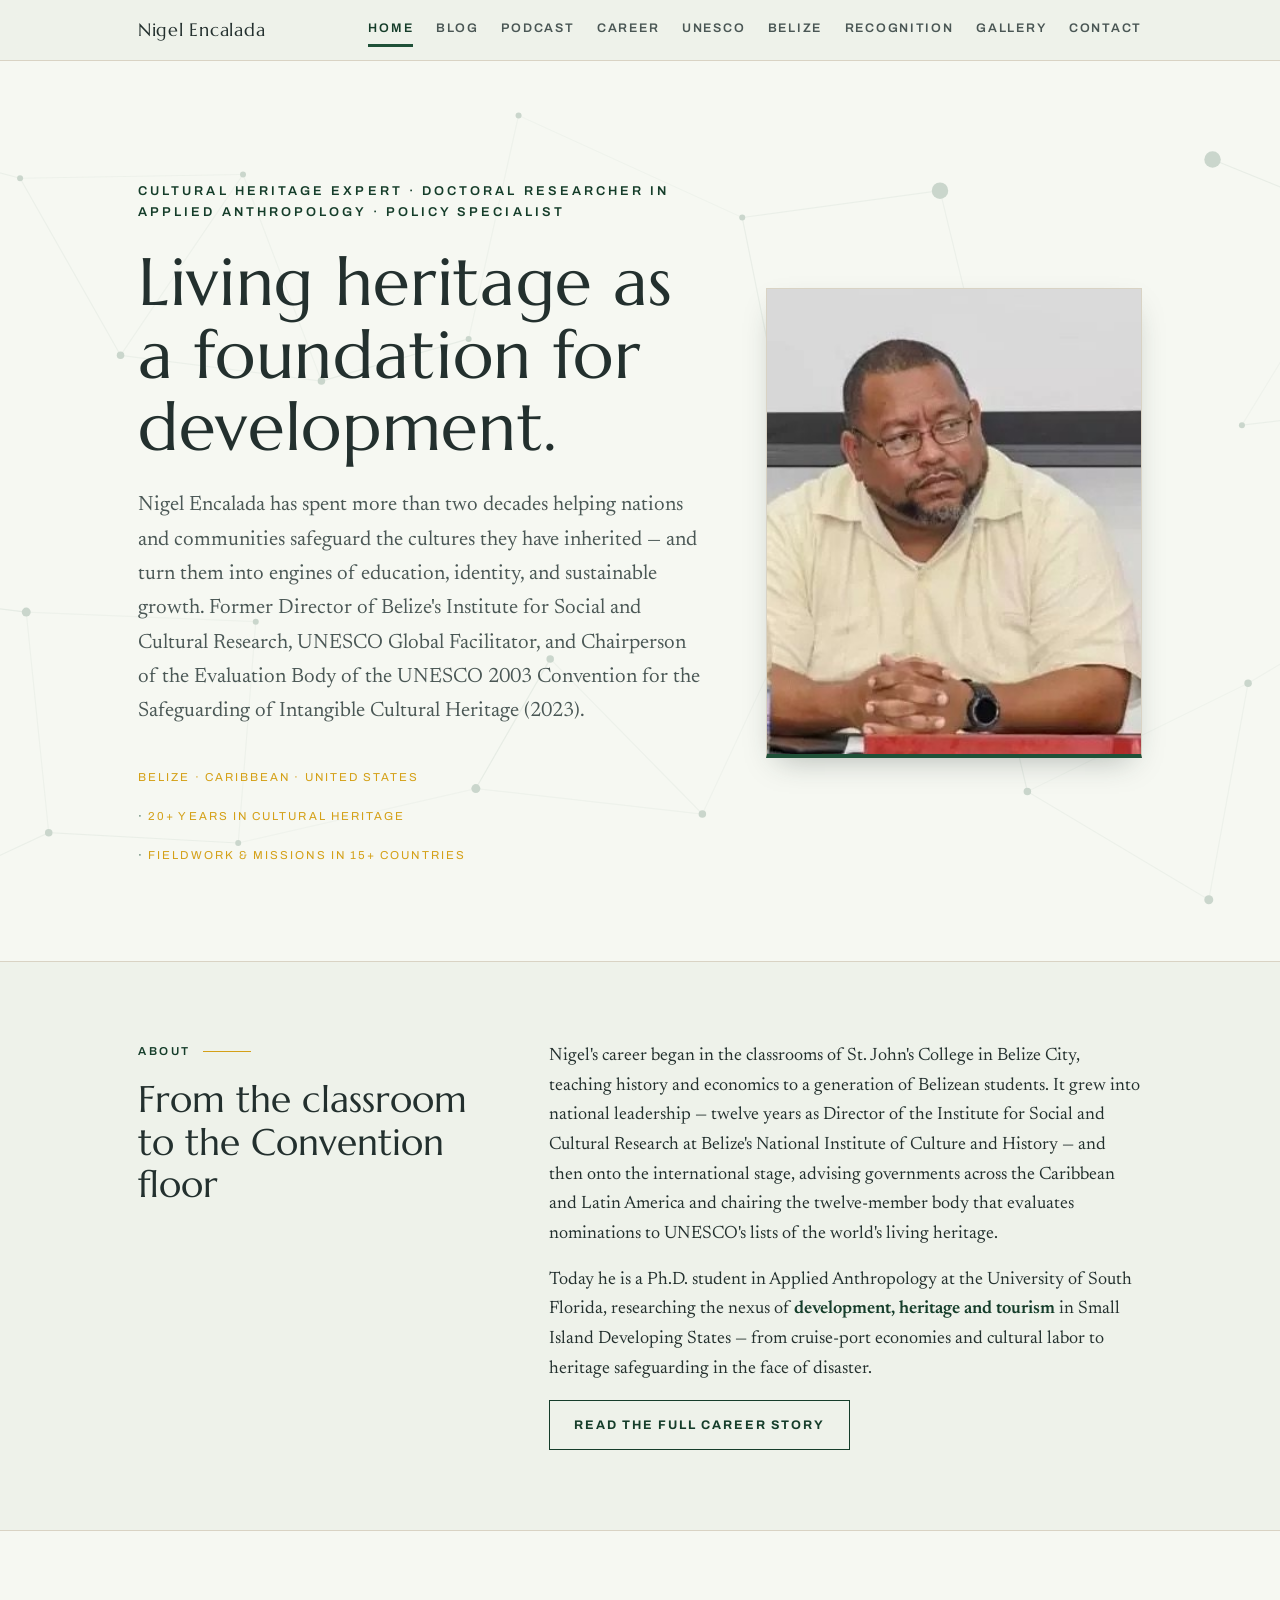
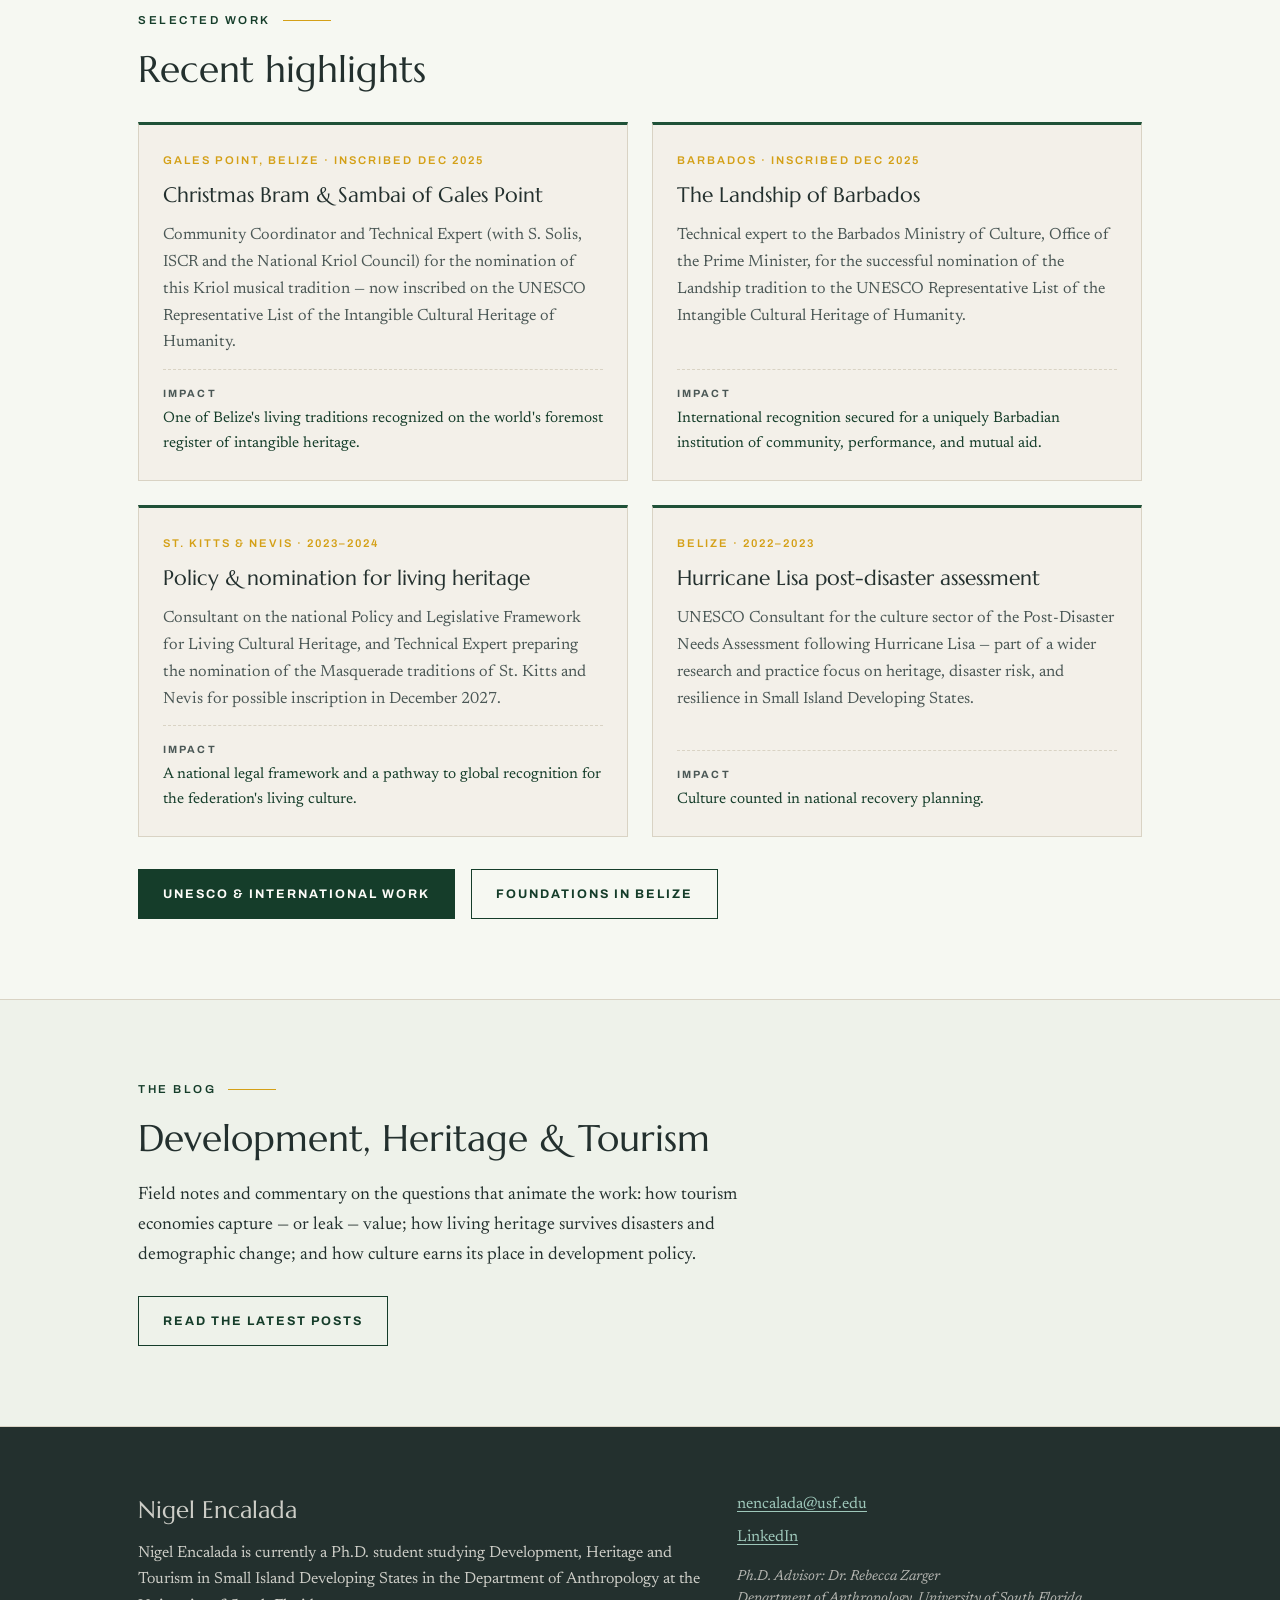
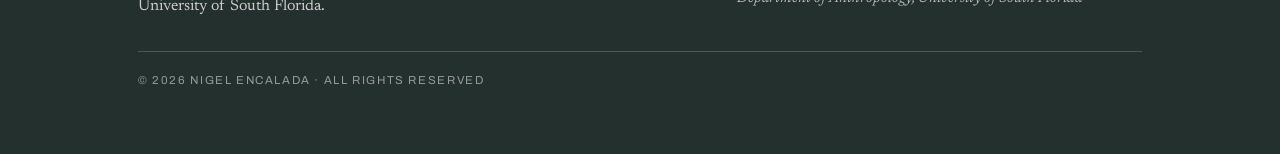
<file: index.html>
<!DOCTYPE html>
<html lang="en">
<head>
<meta charset="UTF-8">
<meta name="viewport" content="width=device-width, initial-scale=1.0">
<title>Nigel Encalada &mdash; Cultural Heritage Expert &middot; Doctoral Researcher in Applied Anthropology</title>
<meta name="description" content="Nigel Encalada is a cultural heritage expert, doctoral researcher in applied anthropology, and UNESCO Global Facilitator with two decades of leadership in cultural policy and heritage-led development.">
<link rel="preconnect" href="https://fonts.googleapis.com">
<link rel="preconnect" href="https://fonts.gstatic.com" crossorigin>
<link href="https://fonts.googleapis.com/css2?family=Archivo:wght@500;600;700&family=Marcellus&family=Newsreader:ital,opsz,wght@0,6..72,400;0,6..72,600;1,6..72,400&family=Sora:wght@700;800&display=swap" rel="stylesheet">
<link rel="stylesheet" href="style.css">
<style>:root{ --accent:#1f5138; --accent-deep:#153d2a; --page-bg:#eef2ea; --page-bg-alt:#f6f8f2; }
.hero-grid{ display:grid; gap:clamp(2rem,5vw,4rem); align-items:center; }
@media (min-width:860px){
  .hero-grid{ grid-template-columns: 1.5fr 1fr; }
}
.hero-portrait{ margin:0; position:relative; }
.hero-portrait img{
  width:100%; aspect-ratio:4/5; object-fit:cover;
  border:1px solid var(--line);
  border-bottom:4px solid var(--accent);
  background:var(--stone-deep);
  box-shadow:0 12px 30px -12px rgba(35,48,46,0.35);
}
/* graceful placeholder if the photo file isn't there yet */
.hero-portrait img.missing{
  min-height:340px;
  display:flex;
  position:relative;
}
.hero-portrait img.missing::after{
  content:"Your photo here";
  position:absolute; inset:0;
  display:flex; align-items:center; justify-content:center;
  font-family:var(--font-label); font-size:0.72rem; letter-spacing:0.18em;
  text-transform:uppercase; color:var(--ink-soft);
  background:var(--stone-deep);
}
@media (max-width:859px){
  .hero-portrait{ max-width:320px; }
}</style>
</head>
<body>

<header class="site-header">
  <div class="inner">
    <a class="wordmark" href="index.html">Nigel Encalada</a>
    <nav class="primary" aria-label="Main navigation">
      <a href="index.html" aria-current="page">Home</a>
      <a href="blog.html">Blog</a>
      <a href="podcast.html">Podcast</a>
      <a href="career.html">Career</a>
      <a href="unesco.html">UNESCO</a>
      <a href="belize.html">Belize</a>
      <a href="recognition.html">Recognition</a>
      <a href="gallery.html">Gallery</a>
      <a href="#contact">Contact</a>
    </nav>
  </div>
</header>

<main>

  <!-- ================= HERO ================= -->
  <section class="hero">
    <svg class="contours" viewBox="0 0 1200 600" preserveAspectRatio="xMidYMid slice" aria-hidden="true" fill="none" stroke="currentColor" stroke-width="1.2">
      <line x1="59.1" y1="43.6" x2="186.5" y2="78.2" stroke-width="0.8" opacity="0.25"/>
      <line x1="59.1" y1="43.6" x2="43.0" y2="190.6" stroke-width="0.8" opacity="0.2"/>
      <line x1="186.5" y1="78.2" x2="335.2" y2="75.7" stroke-width="0.8" opacity="0.2"/>
      <line x1="186.5" y1="78.2" x2="253.5" y2="196.3" stroke-width="0.8" opacity="0.24"/>
      <line x1="335.2" y1="75.7" x2="253.5" y2="196.3" stroke-width="0.8" opacity="0.21"/>
      <line x1="335.2" y1="75.7" x2="387.5" y2="213.5" stroke-width="0.8" opacity="0.2"/>
      <line x1="519.0" y1="36.3" x2="668.2" y2="104.4" stroke-width="0.8" opacity="0.15"/>
      <line x1="519.0" y1="36.3" x2="485.7" y2="185.4" stroke-width="0.8" opacity="0.19"/>
      <line x1="668.2" y1="104.4" x2="800.1" y2="86.5" stroke-width="0.8" opacity="0.25"/>
      <line x1="668.2" y1="104.4" x2="691.2" y2="218.5" stroke-width="0.8" opacity="0.3"/>
      <line x1="800.1" y1="86.5" x2="832.7" y2="220.8" stroke-width="0.8" opacity="0.23"/>
      <line x1="981.9" y1="65.7" x2="1084.2" y2="107.3" stroke-width="0.8" opacity="0.32"/>
      <line x1="1084.2" y1="107.3" x2="1001.5" y2="242.9" stroke-width="0.8" opacity="0.17"/>
      <line x1="1084.2" y1="107.3" x2="1131.7" y2="227.3" stroke-width="0.8" opacity="0.26"/>
      <line x1="253.5" y1="196.3" x2="387.5" y2="213.5" stroke-width="0.8" opacity="0.24"/>
      <line x1="387.5" y1="213.5" x2="485.7" y2="185.4" stroke-width="0.8" opacity="0.34"/>
      <line x1="691.2" y1="218.5" x2="832.7" y2="220.8" stroke-width="0.8" opacity="0.22"/>
      <line x1="691.2" y1="218.5" x2="708.8" y2="358.2" stroke-width="0.8" opacity="0.22"/>
      <line x1="832.7" y1="220.8" x2="833.5" y2="382.2" stroke-width="0.8" opacity="0.16"/>
      <line x1="1001.5" y1="242.9" x2="1131.7" y2="227.3" stroke-width="0.8" opacity="0.25"/>
      <line x1="1131.7" y1="227.3" x2="1139.8" y2="335.5" stroke-width="0.8" opacity="0.32"/>
      <line x1="95.7" y1="355.9" x2="190.6" y2="367.6" stroke-width="0.8" opacity="0.36"/>
      <line x1="190.6" y1="367.6" x2="343.7" y2="374.0" stroke-width="0.8" opacity="0.19"/>
      <line x1="190.6" y1="367.6" x2="205.6" y2="514.7" stroke-width="0.8" opacity="0.2"/>
      <line x1="343.7" y1="374.0" x2="332.0" y2="521.6" stroke-width="0.8" opacity="0.2"/>
      <line x1="540.1" y1="398.8" x2="490.5" y2="485.3" stroke-width="0.8" opacity="0.35"/>
      <line x1="540.1" y1="398.8" x2="641.6" y2="502.3" stroke-width="0.8" opacity="0.21"/>
      <line x1="708.8" y1="358.2" x2="833.5" y2="382.2" stroke-width="0.8" opacity="0.27"/>
      <line x1="708.8" y1="358.2" x2="641.6" y2="502.3" stroke-width="0.8" opacity="0.17"/>
      <line x1="833.5" y1="382.2" x2="858.4" y2="487.3" stroke-width="0.8" opacity="0.32"/>
      <line x1="1005.6" y1="415.0" x2="1139.8" y2="335.5" stroke-width="0.8" opacity="0.18"/>
      <line x1="1005.6" y1="415.0" x2="858.4" y2="487.3" stroke-width="0.8" opacity="0.15"/>
      <line x1="1005.6" y1="415.0" x2="979.4" y2="559.5" stroke-width="0.8" opacity="0.21"/>
      <line x1="88.2" y1="569.4" x2="205.6" y2="514.7" stroke-width="0.8" opacity="0.26"/>
      <line x1="205.6" y1="514.7" x2="332.0" y2="521.6" stroke-width="0.8" opacity="0.27"/>
      <line x1="332.0" y1="521.6" x2="490.5" y2="485.3" stroke-width="0.8" opacity="0.16"/>
      <line x1="490.5" y1="485.3" x2="641.6" y2="502.3" stroke-width="0.8" opacity="0.19"/>
      <line x1="858.4" y1="487.3" x2="979.4" y2="559.5" stroke-width="0.8" opacity="0.22"/>
      <circle cx="59.1" cy="43.6" r="2.5" fill="currentColor" stroke="none"/>
      <circle cx="186.5" cy="78.2" r="2.0" fill="currentColor" stroke="none"/>
      <circle cx="335.2" cy="75.7" r="2.0" fill="currentColor" stroke="none"/>
      <circle cx="519.0" cy="36.3" r="2.0" fill="currentColor" stroke="none"/>
      <circle cx="668.2" cy="104.4" r="2.0" fill="currentColor" stroke="none"/>
      <circle cx="800.1" cy="86.5" r="5.5" fill="currentColor" stroke="none"/>
      <circle cx="981.9" cy="65.7" r="5.5" fill="currentColor" stroke="none"/>
      <circle cx="1084.2" cy="107.3" r="2.0" fill="currentColor" stroke="none"/>
      <circle cx="43.0" cy="190.6" r="2.0" fill="currentColor" stroke="none"/>
      <circle cx="253.5" cy="196.3" r="2.5" fill="currentColor" stroke="none"/>
      <circle cx="387.5" cy="213.5" r="2.5" fill="currentColor" stroke="none"/>
      <circle cx="485.7" cy="185.4" r="2.0" fill="currentColor" stroke="none"/>
      <circle cx="691.2" cy="218.5" r="2.0" fill="currentColor" stroke="none"/>
      <circle cx="832.7" cy="220.8" r="2.0" fill="currentColor" stroke="none"/>
      <circle cx="1001.5" cy="242.9" r="2.0" fill="currentColor" stroke="none"/>
      <circle cx="1131.7" cy="227.3" r="4.5" fill="currentColor" stroke="none"/>
      <circle cx="95.7" cy="355.9" r="5.5" fill="currentColor" stroke="none"/>
      <circle cx="190.6" cy="367.6" r="3.0" fill="currentColor" stroke="none"/>
      <circle cx="343.7" cy="374.0" r="2.0" fill="currentColor" stroke="none"/>
      <circle cx="540.1" cy="398.8" r="2.5" fill="currentColor" stroke="none"/>
      <circle cx="708.8" cy="358.2" r="3.0" fill="currentColor" stroke="none"/>
      <circle cx="833.5" cy="382.2" r="2.5" fill="currentColor" stroke="none"/>
      <circle cx="1005.6" cy="415.0" r="2.5" fill="currentColor" stroke="none"/>
      <circle cx="1139.8" cy="335.5" r="3.0" fill="currentColor" stroke="none"/>
      <circle cx="88.2" cy="569.4" r="3.0" fill="currentColor" stroke="none"/>
      <circle cx="205.6" cy="514.7" r="2.5" fill="currentColor" stroke="none"/>
      <circle cx="332.0" cy="521.6" r="2.0" fill="currentColor" stroke="none"/>
      <circle cx="490.5" cy="485.3" r="3.0" fill="currentColor" stroke="none"/>
      <circle cx="641.6" cy="502.3" r="2.5" fill="currentColor" stroke="none"/>
      <circle cx="858.4" cy="487.3" r="2.5" fill="currentColor" stroke="none"/>
      <circle cx="979.4" cy="559.5" r="3.0" fill="currentColor" stroke="none"/>
      <circle cx="1157.8" cy="505.1" r="2.5" fill="currentColor" stroke="none"/>
    </svg>

    <div class="inner hero-grid">
      <div class="hero-text">
        <p class="role">Cultural Heritage Expert &middot; Doctoral Researcher in Applied Anthropology &middot; Policy Specialist</p>
        <h1>Living heritage as a foundation for development.</h1>
        <p class="lede">
          Nigel Encalada has spent more than two decades helping nations and communities
          safeguard the cultures they have inherited &mdash; and turn them into engines of
          education, identity, and sustainable growth. Former Director of Belize's
          Institute for Social and Cultural Research, UNESCO Global Facilitator, and
          Chairperson of the Evaluation Body of the UNESCO 2003 Convention for the
          Safeguarding of Intangible Cultural Heritage (2023).
        </p>
        <p class="fieldmark">
          <span>Belize &middot; Caribbean &middot; United States</span>
          <span>20+ years in cultural heritage</span>
          <span>Fieldwork &amp; missions in 15+ countries</span>
        </p>
      </div>

      <!-- ==================================================================
           YOUR PORTRAIT:
           1. Put your photo in the "images" folder (create it if needed).
           2. Change src below to your filename, e.g. images/nigel.jpg
           3. Delete the class="portrait-placeholder" so the frame styling
              switches to a real photo (or just leave it &mdash; it works either way).
           A vertical/portrait photo ~800x1000px, saved as .jpg, looks best.
           ================================================================== -->
      <figure class="hero-portrait">
        <img src="images/portrait.jpg" alt="Portrait of Nigel Encalada"
             class="portrait-placeholder"
             onerror="this.classList.add('missing')">
      </figure>
    </div>
  </section>

  <!-- ================= ABOUT TEASER ================= -->
  <section class="band">
    <div class="inner two-col">
      <div>
        <p class="eyebrow">About</p>
        <h2>From the classroom to the Convention floor</h2>
      </div>
      <div class="prose">
        <p>Nigel's career began in the classrooms of St. John's College in Belize City,
        teaching history and economics to a generation of Belizean students. It grew
        into national leadership &mdash; twelve years as Director of the Institute for Social
        and Cultural Research at Belize's National Institute of Culture and History &mdash;
        and then onto the international stage, advising governments across the
        Caribbean and Latin America and chairing the twelve-member body that evaluates
        nominations to UNESCO's lists of the world's living heritage.</p>
        <p>Today he is a Ph.D. student in Applied Anthropology at the University of
        South Florida, researching the nexus of <strong>development, heritage and
        tourism</strong> in Small Island Developing States &mdash; from cruise-port economies
        and cultural labor to heritage safeguarding in the face of disaster.</p>
        <p><a class="btn ghost" href="career.html">Read the full career story</a></p>
      </div>
    </div>
  </section>

  <!-- ================= FEATURED WORK ================= -->
  <section class="band alt">
    <div class="inner">
      <p class="eyebrow">Selected work</p>
      <h2>Recent highlights</h2>

      <div class="projects">
        <article class="project">
          <p class="where">Gales Point, Belize &middot; Inscribed Dec 2025</p>
          <h3>Christmas Bram &amp; Sambai of Gales Point</h3>
          <p>Community Coordinator and Technical Expert (with S. Solis, ISCR and the
          National Kriol Council) for the nomination of this Kriol musical tradition &mdash;
          now inscribed on the UNESCO Representative List of the Intangible Cultural
          Heritage of Humanity.</p>
          <p class="impact">One of Belize's living traditions recognized on the world's
          foremost register of intangible heritage.</p>
        </article>

        <article class="project">
          <p class="where">Barbados &middot; Inscribed Dec 2025</p>
          <h3>The Landship of Barbados</h3>
          <p>Technical expert to the Barbados Ministry of Culture, Office of the Prime
          Minister, for the successful nomination of the Landship tradition to the
          UNESCO Representative List of the Intangible Cultural Heritage of Humanity.</p>
          <p class="impact">International recognition secured for a uniquely Barbadian
          institution of community, performance, and mutual aid.</p>
        </article>

        <article class="project">
          <p class="where">St. Kitts &amp; Nevis &middot; 2023&ndash;2024</p>
          <h3>Policy &amp; nomination for living heritage</h3>
          <p>Consultant on the national Policy and Legislative Framework for Living
          Cultural Heritage, and Technical Expert preparing the nomination of the
          Masquerade traditions of St. Kitts and Nevis for possible inscription in
          December 2027.</p>
          <p class="impact">A national legal framework and a pathway to global
          recognition for the federation's living culture.</p>
        </article>

        <article class="project">
          <p class="where">Belize &middot; 2022&ndash;2023</p>
          <h3>Hurricane Lisa post-disaster assessment</h3>
          <p>UNESCO Consultant for the culture sector of the Post-Disaster Needs
          Assessment following Hurricane Lisa &mdash; part of a wider research and practice
          focus on heritage, disaster risk, and resilience in Small Island Developing
          States.</p>
          <p class="impact">Culture counted in national recovery planning.</p>
        </article>
      </div>

      <p style="margin-top:2rem">
        <a class="btn" href="unesco.html">UNESCO &amp; international work</a>
        &nbsp;&nbsp;
        <a class="btn ghost" href="belize.html">Foundations in Belize</a>
      </p>
    </div>
  </section>

  <!-- ================= BLOG TEASER ================= -->
  <section class="band">
    <div class="inner">
      <p class="eyebrow">The blog</p>
      <h2>Development, Heritage &amp; Tourism</h2>
      <p class="prose">Field notes and commentary on the questions that animate the
      work: how tourism economies capture &mdash; or leak &mdash; value; how living heritage
      survives disasters and demographic change; and how culture earns its place in
      development policy.</p>
      <p style="margin-top:1.6rem"><a class="btn ghost" href="blog.html">Read the latest posts</a></p>
    </div>
  </section>

</main>

<!-- ================= FOOTER / CONTACT ================= -->
<footer class="site-footer" id="contact">
  <div class="inner">
    <div>
      <p class="contact-name">Nigel Encalada</p>
      <p>Nigel Encalada is currently a Ph.D. student studying Development, Heritage
      and Tourism in Small Island Developing States in the Department of Anthropology
      at the University of South Florida.</p>
    </div>
    <div class="links">
      <a href="mailto:nencalada@usf.edu">nencalada@usf.edu</a>
      <a href="https://www.linkedin.com/in/nigel-encalada-08b03880/" rel="me">LinkedIn</a>
      <p class="advisor">Ph.D. Advisor: Dr. Rebecca Zarger<br>
      Department of Anthropology, University of South Florida</p>
    </div>
    <p class="fineprint">&copy; 2026 Nigel Encalada &middot; All rights reserved</p>
  </div>
</footer>

</body>
</html>
</file>
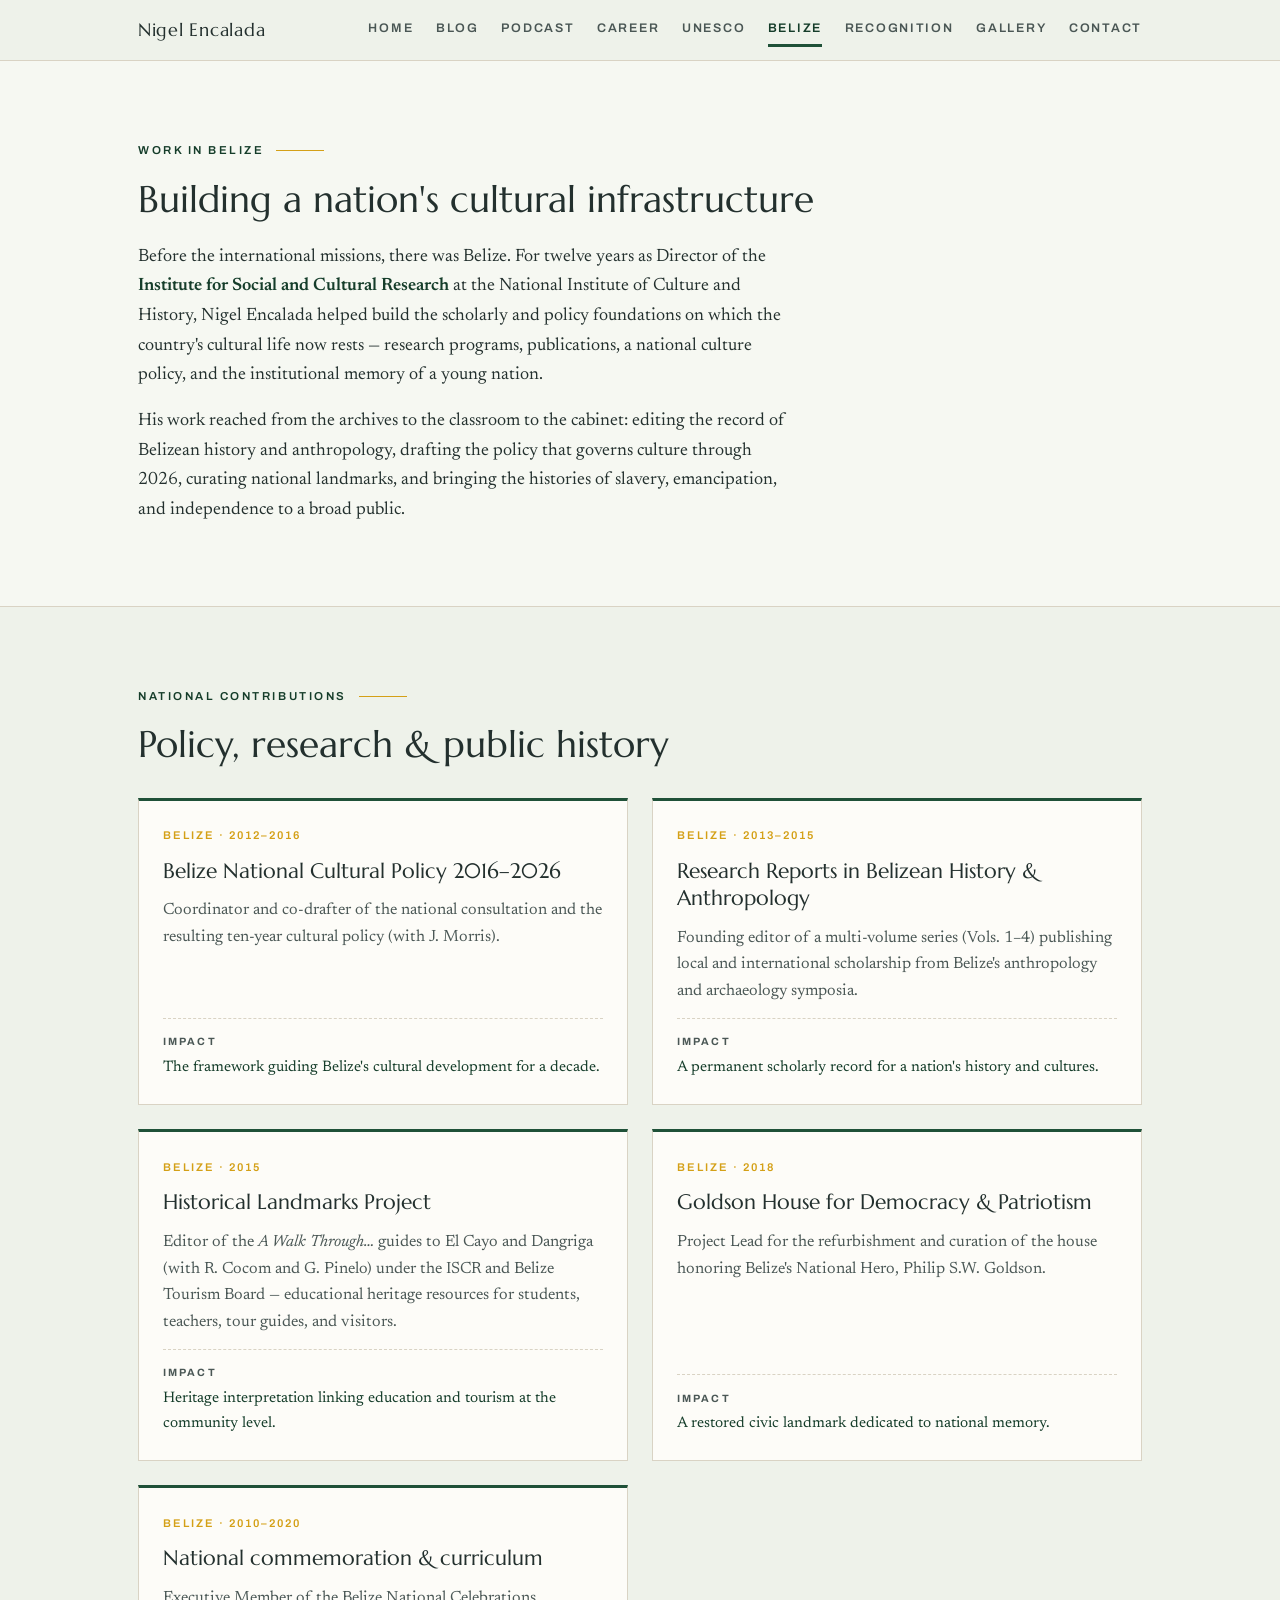
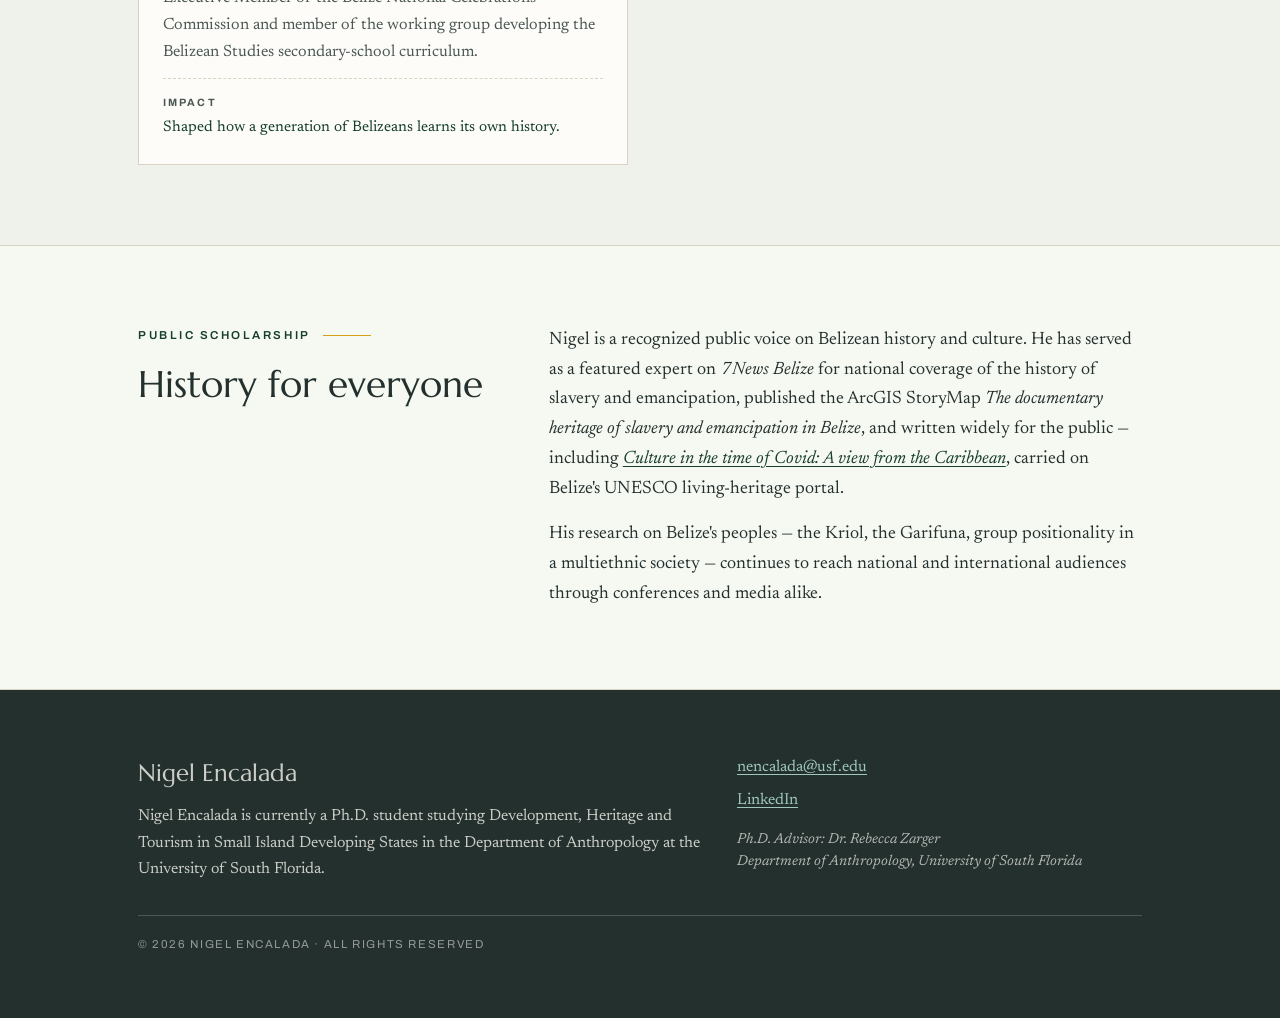
<file: belize.html>
<!DOCTYPE html>
<html lang="en">
<head>
<meta charset="UTF-8">
<meta name="viewport" content="width=device-width, initial-scale=1.0">
<title>Work in Belize &mdash; Nigel Encalada</title>
<meta name="description" content="Nigel Encalada's national leadership in Belize: Director of the Institute for Social and Cultural Research, architect of national cultural policy, and steward of Belizean history and heritage.">
<link rel="preconnect" href="https://fonts.googleapis.com">
<link rel="preconnect" href="https://fonts.gstatic.com" crossorigin>
<link href="https://fonts.googleapis.com/css2?family=Archivo:wght@500;600;700&family=Marcellus&family=Newsreader:ital,opsz,wght@0,6..72,400;0,6..72,600;1,6..72,400&family=Sora:wght@700;800&display=swap" rel="stylesheet">
<link rel="stylesheet" href="style.css">
<style>:root{ --accent:#1f5138; --accent-deep:#153d2a; --page-bg:#eef2ea; --page-bg-alt:#f6f8f2; }</style>
</head>
<body>

<header class="site-header">
  <div class="inner">
    <a class="wordmark" href="index.html">Nigel Encalada</a>
    <nav class="primary" aria-label="Main navigation">
      <a href="index.html">Home</a>
      <a href="blog.html">Blog</a>
      <a href="podcast.html">Podcast</a>
      <a href="career.html">Career</a>
      <a href="unesco.html">UNESCO</a>
      <a href="belize.html" aria-current="page">Belize</a>
      <a href="recognition.html">Recognition</a>
      <a href="gallery.html">Gallery</a>
      <a href="index.html#contact">Contact</a>
    </nav>
  </div>
</header>

<main>
  <section class="band alt">
    <div class="inner">
      <p class="eyebrow">Work in Belize</p>
      <h2>Building a nation's cultural infrastructure</h2>
      <div class="prose">
        <p>Before the international missions, there was Belize. For twelve years as
        Director of the <strong>Institute for Social and Cultural Research</strong> at
        the National Institute of Culture and History, Nigel Encalada helped build the
        scholarly and policy foundations on which the country's cultural life now
        rests &mdash; research programs, publications, a national culture policy, and the
        institutional memory of a young nation.</p>
        <p>His work reached from the archives to the classroom to the cabinet: editing
        the record of Belizean history and anthropology, drafting the policy that
        governs culture through 2026, curating national landmarks, and bringing the
        histories of slavery, emancipation, and independence to a broad public.</p>
      </div>
    </div>
  </section>

  <section class="band">
    <div class="inner">
      <p class="eyebrow">National contributions</p>
      <h2>Policy, research &amp; public history</h2>

      <div class="projects">
        <article class="project">
          <p class="where">Belize &middot; 2012&ndash;2016</p>
          <h3>Belize National Cultural Policy 2016&ndash;2026</h3>
          <p>Coordinator and co-drafter of the national consultation and the resulting
          ten-year cultural policy (with J. Morris).</p>
          <p class="impact">The framework guiding Belize's cultural development for a
          decade.</p>
        </article>

        <article class="project">
          <p class="where">Belize &middot; 2013&ndash;2015</p>
          <h3>Research Reports in Belizean History &amp; Anthropology</h3>
          <p>Founding editor of a multi-volume series (Vols. 1&ndash;4) publishing local and
          international scholarship from Belize's anthropology and archaeology
          symposia.</p>
          <p class="impact">A permanent scholarly record for a nation's history and
          cultures.</p>
        </article>

        <article class="project">
          <p class="where">Belize &middot; 2015</p>
          <h3>Historical Landmarks Project</h3>
          <p>Editor of the <em>A Walk Through&hellip;</em> guides to El Cayo and Dangriga
          (with R. Cocom and G. Pinelo) under the ISCR and Belize Tourism Board &mdash;
          educational heritage resources for students, teachers, tour guides, and
          visitors.</p>
          <p class="impact">Heritage interpretation linking education and tourism at the
          community level.</p>
        </article>

        <article class="project">
          <p class="where">Belize &middot; 2018</p>
          <h3>Goldson House for Democracy &amp; Patriotism</h3>
          <p>Project Lead for the refurbishment and curation of the house honoring
          Belize's National Hero, Philip S.W. Goldson.</p>
          <p class="impact">A restored civic landmark dedicated to national memory.</p>
        </article>

        <article class="project">
          <p class="where">Belize &middot; 2010&ndash;2020</p>
          <h3>National commemoration &amp; curriculum</h3>
          <p>Executive Member of the Belize National Celebrations Commission and member
          of the working group developing the Belizean Studies secondary-school
          curriculum.</p>
          <p class="impact">Shaped how a generation of Belizeans learns its own
          history.</p>
        </article>

      </div>
    </div>
  </section>

  <section class="band alt">
    <div class="inner two-col">
      <div>
        <p class="eyebrow">Public scholarship</p>
        <h2>History for everyone</h2>
      </div>
      <div class="prose">
        <p>Nigel is a recognized public voice on Belizean history and culture. He has
        served as a featured expert on <em>7News Belize</em> for national coverage of
        the history of slavery and emancipation, published the ArcGIS StoryMap
        <em>The documentary heritage of slavery and emancipation in Belize</em>, and
        written widely for the public &mdash; including <em><a href="https://belizelivingheritage.org/?p=9568" target="_blank" rel="noopener">Culture in the time of Covid: A
        view from the Caribbean</a></em>, carried on Belize's UNESCO living-heritage
        portal.</p>
        <p>His research on Belize's peoples &mdash; the Kriol, the Garifuna, group
        positionality in a multiethnic society &mdash; continues to reach national and
        international audiences through conferences and media alike.</p>
      </div>
    </div>
  </section>
</main>

<footer class="site-footer" id="contact">
  <div class="inner">
    <div>
      <p class="contact-name">Nigel Encalada</p>
      <p>Nigel Encalada is currently a Ph.D. student studying Development, Heritage
      and Tourism in Small Island Developing States in the Department of Anthropology
      at the University of South Florida.</p>
    </div>
    <div class="links">
      <a href="mailto:nencalada@usf.edu">nencalada@usf.edu</a>
      <a href="https://www.linkedin.com/in/nigel-encalada-08b03880/" rel="me">LinkedIn</a>
      <p class="advisor">Ph.D. Advisor: Dr. Rebecca Zarger<br>
      Department of Anthropology, University of South Florida</p>
    </div>
    <p class="fineprint">&copy; 2026 Nigel Encalada &middot; All rights reserved</p>
  </div>
</footer>

</body>
</html>
</file>
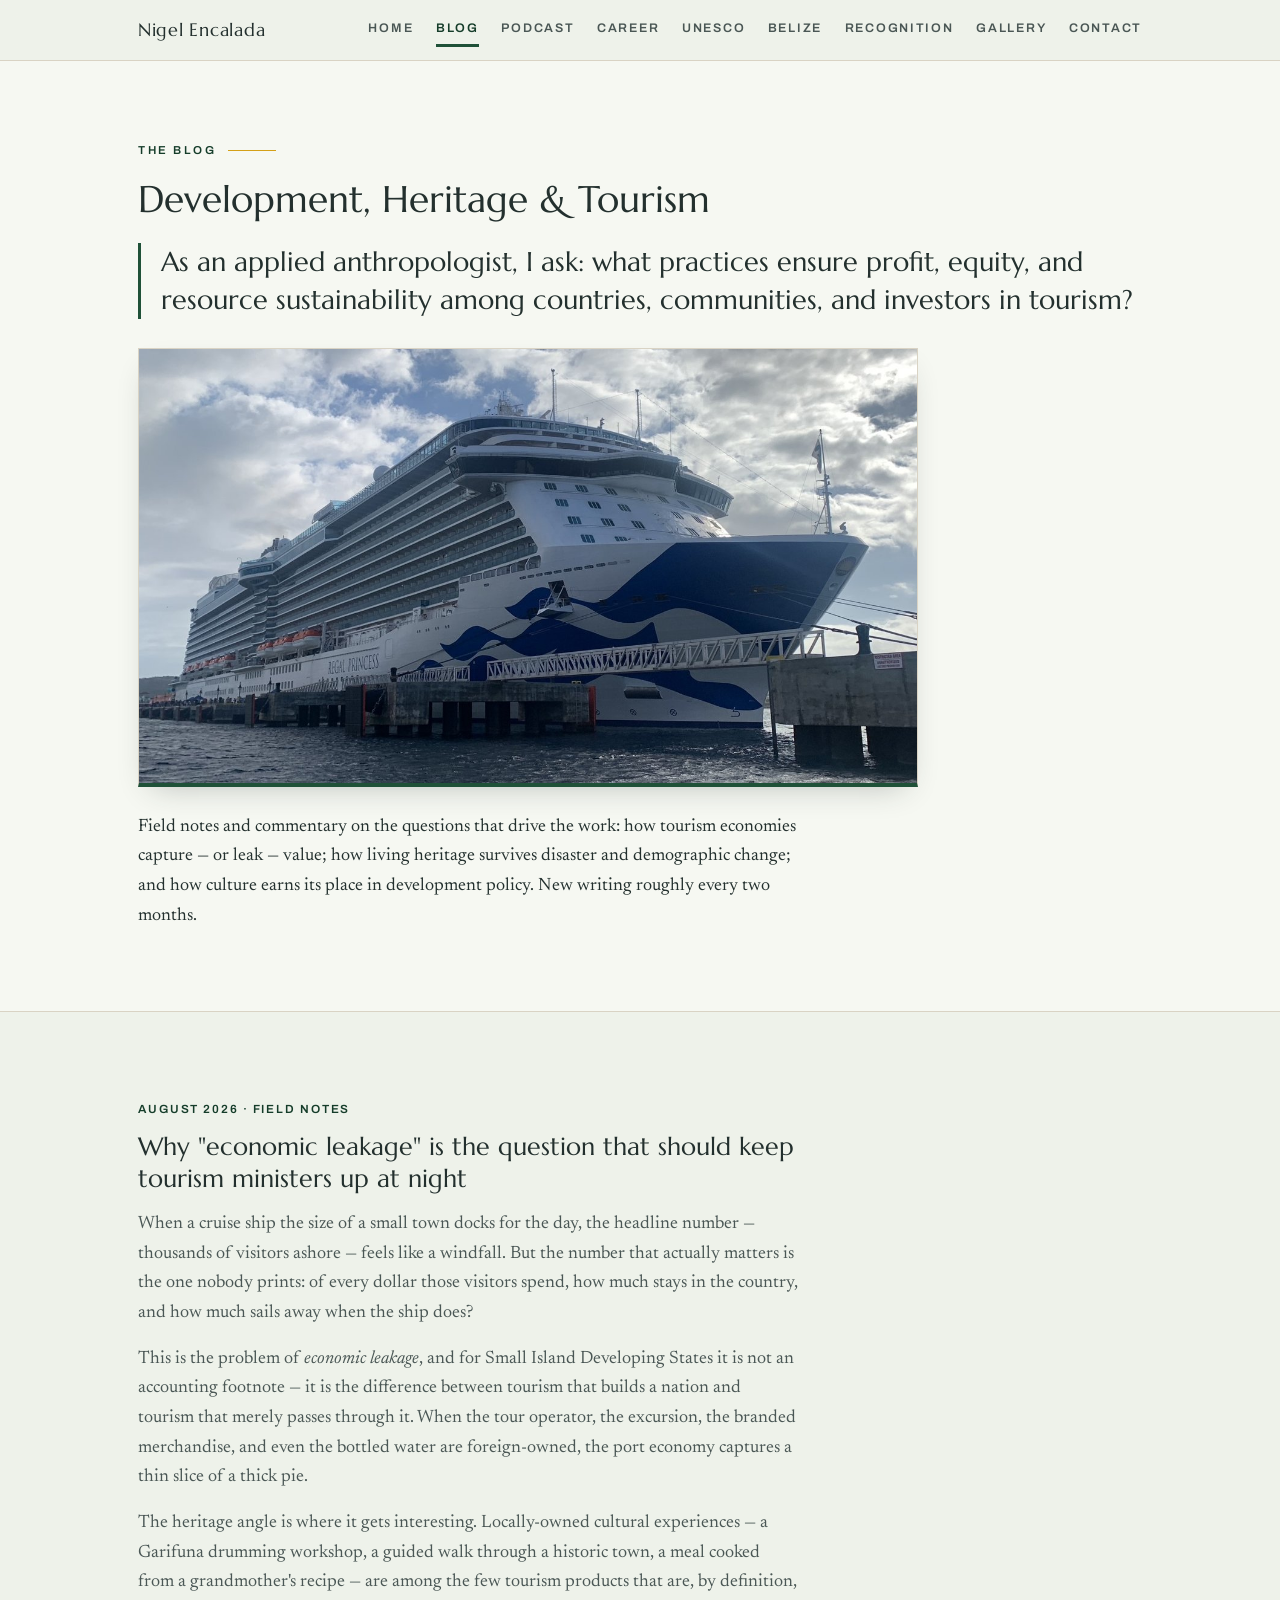
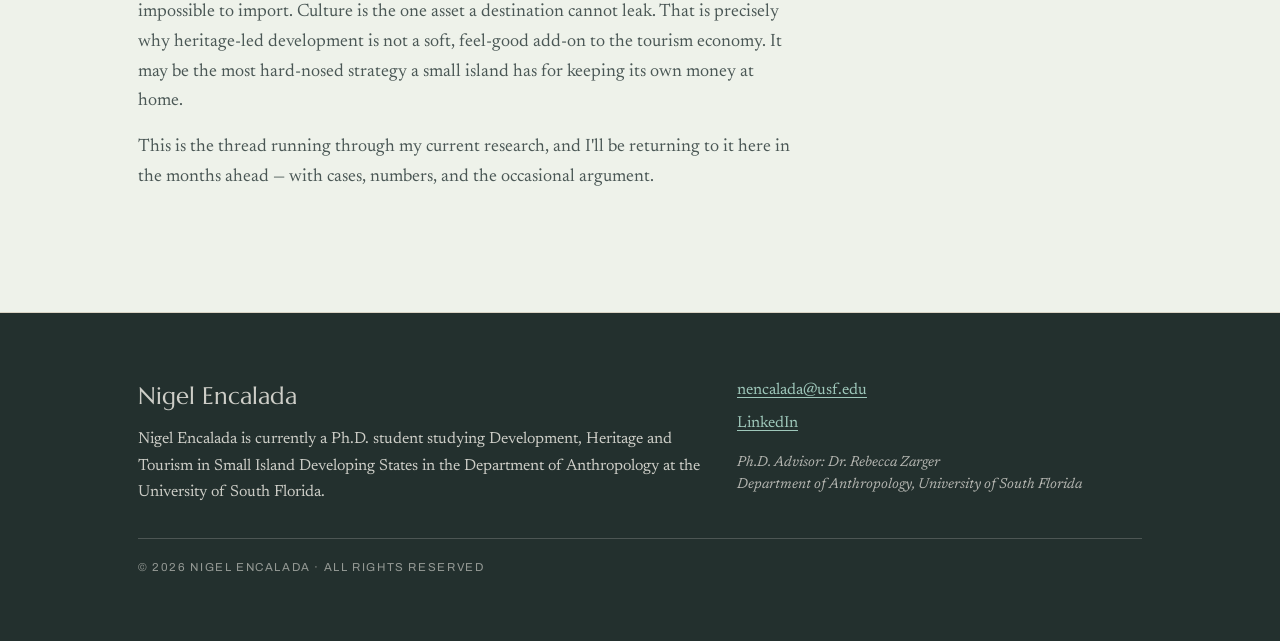
<file: blog.html>
<!DOCTYPE html>
<html lang="en">
<head>
<meta charset="UTF-8">
<meta name="viewport" content="width=device-width, initial-scale=1.0">
<title>Blog &mdash; Development, Heritage &amp; Tourism &mdash; Nigel Encalada</title>
<meta name="description" content="Nigel Encalada writes on development, heritage, and tourism &mdash; field notes and commentary on culture, policy, and sustainable growth in Small Island Developing States.">
<link rel="preconnect" href="https://fonts.googleapis.com">
<link rel="preconnect" href="https://fonts.gstatic.com" crossorigin>
<link href="https://fonts.googleapis.com/css2?family=Archivo:wght@500;600;700&family=Marcellus&family=Newsreader:ital,opsz,wght@0,6..72,400;0,6..72,600;1,6..72,400&family=Sora:wght@700;800&display=swap" rel="stylesheet">
<link rel="stylesheet" href="style.css">
<style>:root{ --accent:#1f5138; --accent-deep:#153d2a; --page-bg:#eef2ea; --page-bg-alt:#f6f8f2; }
.lede-statement{
  font-family: var(--font-display);
  font-size: clamp(1.3rem, 2.4vw, 1.7rem);
  line-height: 1.4;
  color: var(--ink);
  border-left: 3px solid var(--accent);
  padding-left: 1.25rem;
  margin-bottom: 1.6rem;
}
.blog-hero{ margin:1.8rem 0 1.6rem; max-width:78ch; }
.blog-hero img{ width:100%; height:auto; display:block;
  border:1px solid var(--line); border-bottom:4px solid var(--accent);
  box-shadow:0 12px 30px -14px rgba(35,48,46,0.3); }</style>
</head>
<body>

<header class="site-header">
  <div class="inner">
    <a class="wordmark" href="index.html">Nigel Encalada</a>
    <nav class="primary" aria-label="Main navigation">
      <a href="index.html">Home</a>
      <a href="blog.html" aria-current="page">Blog</a>
      <a href="podcast.html">Podcast</a>
      <a href="career.html">Career</a>
      <a href="unesco.html">UNESCO</a>
      <a href="belize.html">Belize</a>
      <a href="recognition.html">Recognition</a>
      <a href="gallery.html">Gallery</a>
      <a href="index.html#contact">Contact</a>
    </nav>
  </div>
</header>

<main>
  <section class="band alt">
    <div class="inner">
      <p class="eyebrow">The blog</p>
      <h2>Development, Heritage &amp; Tourism</h2>
      <p class="prose lede-statement">As an applied anthropologist, I ask: what
      practices ensure profit, equity, and resource sustainability among countries,
      communities, and investors in tourism?</p>
      <figure class="blog-hero">
        <img src="images/cruise_ship.jpg" alt="A cruise ship dockside in the Caribbean">
      </figure>
      <p class="prose">Field notes and commentary on the questions that drive the work:
      how tourism economies capture &mdash; or leak &mdash; value; how living heritage survives
      disaster and demographic change; and how culture earns its place in development
      policy. New writing roughly every two months.</p>
    </div>
  </section>

  <section class="band">
    <div class="inner">

      <!-- ==================================================================
           HOW TO ADD A NEW BLOG POST (your every-two-months routine):
           1. Copy the entire <article class="post"> ... </article> block below.
           2. Paste the copy directly UNDER this comment so the newest post
              sits at the top.
           3. Change the date, the title, and the paragraphs. Save. Done.
           Keep paragraphs inside <p>...</p> tags. That's the only rule.
           ================================================================== -->

      <article class="post">
        <p class="post-meta">August 2026 &middot; Field notes</p>
        <h3>Why "economic leakage" is the question that should keep tourism ministers up at night</h3>
        <p>When a cruise ship the size of a small town docks for the day, the headline
        number &mdash; thousands of visitors ashore &mdash; feels like a windfall. But the number
        that actually matters is the one nobody prints: of every dollar those visitors
        spend, how much stays in the country, and how much sails away when the ship
        does?</p>
        <p>This is the problem of <em>economic leakage</em>, and for Small Island
        Developing States it is not an accounting footnote &mdash; it is the difference
        between tourism that builds a nation and tourism that merely passes through it.
        When the tour operator, the excursion, the branded merchandise, and even the
        bottled water are foreign-owned, the port economy captures a thin slice of a
        thick pie.</p>
        <p>The heritage angle is where it gets interesting. Locally-owned cultural
        experiences &mdash; a Garifuna drumming workshop, a guided walk through a historic
        town, a meal cooked from a grandmother's recipe &mdash; are among the few tourism
        products that are, by definition, impossible to import. Culture is the one asset
        a destination cannot leak. That is precisely why heritage-led development is not
        a soft, feel-good add-on to the tourism economy. It may be the most hard-nosed
        strategy a small island has for keeping its own money at home.</p>
        <p>This is the thread running through my current research, and I'll be returning
        to it here in the months ahead &mdash; with cases, numbers, and the occasional
        argument.</p>
      </article>

    </div>
  </section>
</main>

<footer class="site-footer" id="contact">
  <div class="inner">
    <div>
      <p class="contact-name">Nigel Encalada</p>
      <p>Nigel Encalada is currently a Ph.D. student studying Development, Heritage
      and Tourism in Small Island Developing States in the Department of Anthropology
      at the University of South Florida.</p>
    </div>
    <div class="links">
      <a href="mailto:nencalada@usf.edu">nencalada@usf.edu</a>
      <a href="https://www.linkedin.com/in/nigel-encalada-08b03880/" rel="me">LinkedIn</a>
      <p class="advisor">Ph.D. Advisor: Dr. Rebecca Zarger<br>
      Department of Anthropology, University of South Florida</p>
    </div>
    <p class="fineprint">&copy; 2026 Nigel Encalada &middot; All rights reserved</p>
  </div>
</footer>

</body>
</html>
</file>
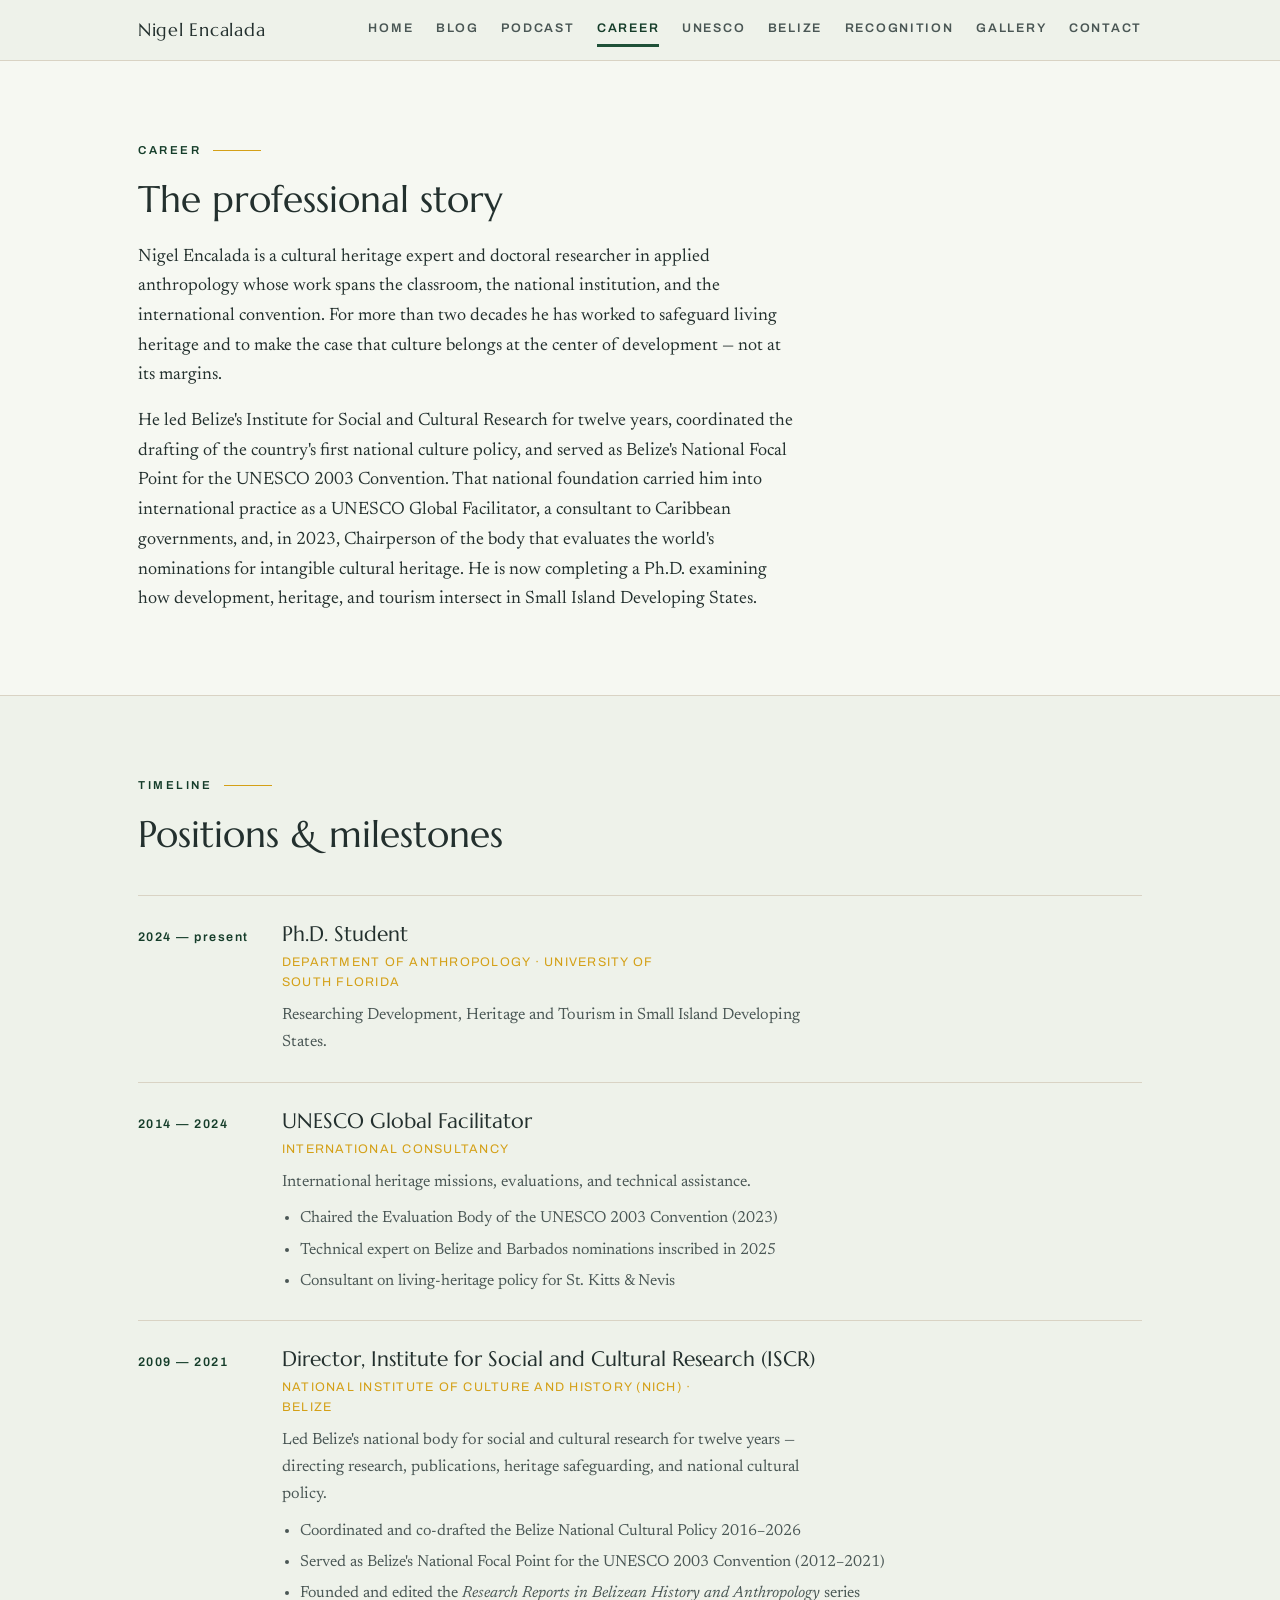
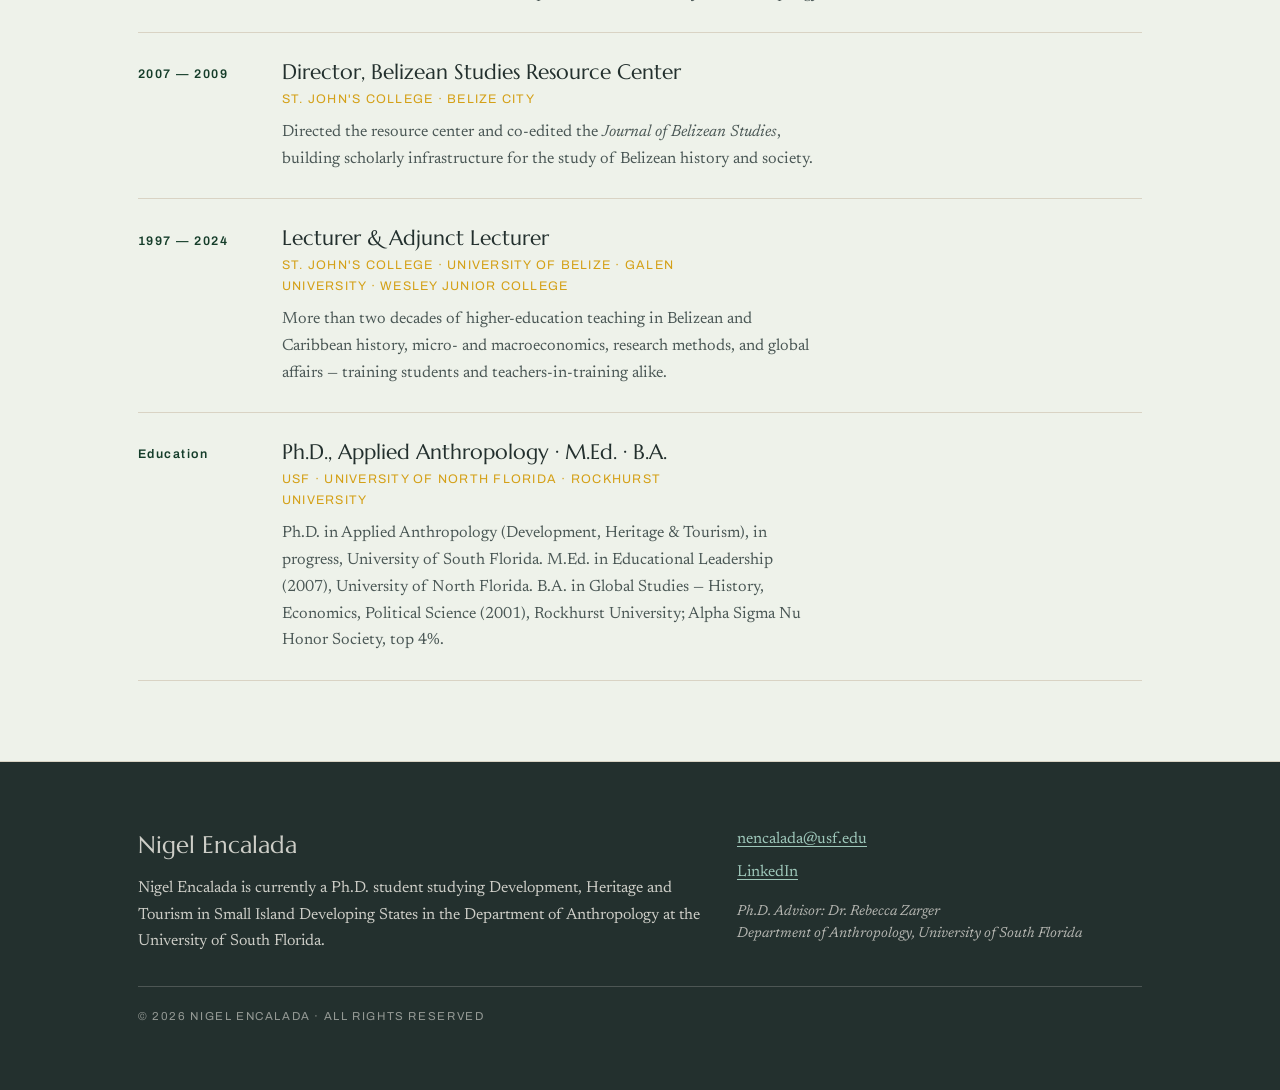
<file: career.html>
<!DOCTYPE html>
<html lang="en">
<head>
<meta charset="UTF-8">
<meta name="viewport" content="width=device-width, initial-scale=1.0">
<title>Career &mdash; Nigel Encalada</title>
<meta name="description" content="The professional career of Nigel Encalada: cultural policy leadership, higher-education instruction, and international heritage work across two decades.">
<link rel="preconnect" href="https://fonts.googleapis.com">
<link rel="preconnect" href="https://fonts.gstatic.com" crossorigin>
<link href="https://fonts.googleapis.com/css2?family=Archivo:wght@500;600;700&family=Marcellus&family=Newsreader:ital,opsz,wght@0,6..72,400;0,6..72,600;1,6..72,400&family=Sora:wght@700;800&display=swap" rel="stylesheet">
<link rel="stylesheet" href="style.css">
<style>:root{ --accent:#1f5138; --accent-deep:#153d2a; --page-bg:#eef2ea; --page-bg-alt:#f6f8f2; }</style>
</head>
<body>

<header class="site-header">
  <div class="inner">
    <a class="wordmark" href="index.html">Nigel Encalada</a>
    <nav class="primary" aria-label="Main navigation">
      <a href="index.html">Home</a>
      <a href="blog.html">Blog</a>
      <a href="podcast.html">Podcast</a>
      <a href="career.html" aria-current="page">Career</a>
      <a href="unesco.html">UNESCO</a>
      <a href="belize.html">Belize</a>
      <a href="recognition.html">Recognition</a>
      <a href="gallery.html">Gallery</a>
      <a href="index.html#contact">Contact</a>
    </nav>
  </div>
</header>

<main>
  <section class="band alt">
    <div class="inner">
      <p class="eyebrow">Career</p>
      <h2>The professional story</h2>
      <div class="prose">
        <p>Nigel Encalada is a cultural heritage expert and doctoral researcher in applied anthropology
        whose work spans the classroom, the national institution, and the international
        convention. For more than two decades he has worked to safeguard living
        heritage and to make the case that culture belongs at the center of
        development &mdash; not at its margins.</p>
        <p>He led Belize's Institute for Social and Cultural Research for twelve years,
        coordinated the drafting of the country's first national culture policy, and
        served as Belize's National Focal Point for the UNESCO 2003 Convention. That
        national foundation carried him into international practice as a UNESCO Global
        Facilitator, a consultant to Caribbean governments, and, in 2023, Chairperson
        of the body that evaluates the world's nominations for intangible cultural
        heritage. He is now completing a Ph.D. examining how development, heritage, and
        tourism intersect in Small Island Developing States.</p>
      </div>
    </div>
  </section>

  <section class="band">
    <div class="inner">
      <p class="eyebrow">Timeline</p>
      <h2>Positions &amp; milestones</h2>

      <div class="timeline">

        <div class="tl-item">
          <p class="tl-when">2024 &mdash; present</p>
          <div class="tl-body">
            <h3>Ph.D. Student</h3>
            <p class="org">Department of Anthropology &middot; University of South Florida</p>
            <p>Researching Development, Heritage and Tourism in Small Island Developing
            States.</p>
          </div>
        </div>

        <div class="tl-item">
          <p class="tl-when">2014 &mdash; 2024</p>
          <div class="tl-body">
            <h3>UNESCO Global Facilitator</h3>
            <p class="org">International consultancy</p>
            <p>International heritage missions, evaluations, and technical assistance.</p>
            <ul>
              <li>Chaired the Evaluation Body of the UNESCO 2003 Convention (2023)</li>
              <li>Technical expert on Belize and Barbados nominations inscribed in 2025</li>
              <li>Consultant on living-heritage policy for St. Kitts &amp; Nevis</li>
            </ul>
          </div>
        </div>

        <div class="tl-item">
          <p class="tl-when">2009 &mdash; 2021</p>
          <div class="tl-body">
            <h3>Director, Institute for Social and Cultural Research (ISCR)</h3>
            <p class="org">National Institute of Culture and History (NICH) &middot; Belize</p>
            <p>Led Belize's national body for social and cultural research for twelve
            years &mdash; directing research, publications, heritage safeguarding, and
            national cultural policy.</p>
            <ul>
              <li>Coordinated and co-drafted the Belize National Cultural Policy 2016&ndash;2026</li>
              <li>Served as Belize's National Focal Point for the UNESCO 2003 Convention (2012&ndash;2021)</li>
              <li>Founded and edited the <em>Research Reports in Belizean History and Anthropology</em> series</li>
            </ul>
          </div>
        </div>

        <div class="tl-item">
          <p class="tl-when">2007 &mdash; 2009</p>
          <div class="tl-body">
            <h3>Director, Belizean Studies Resource Center</h3>
            <p class="org">St. John's College &middot; Belize City</p>
            <p>Directed the resource center and co-edited the <em>Journal of Belizean
            Studies</em>, building scholarly infrastructure for the study of Belizean
            history and society.</p>
          </div>
        </div>

        <div class="tl-item">
          <p class="tl-when">1997 &mdash; 2024</p>
          <div class="tl-body">
            <h3>Lecturer &amp; Adjunct Lecturer</h3>
            <p class="org">St. John's College &middot; University of Belize &middot; Galen University &middot; Wesley Junior College</p>
            <p>More than two decades of higher-education teaching in Belizean and
            Caribbean history, micro- and macroeconomics, research methods, and global
            affairs &mdash; training students and teachers-in-training alike.</p>
          </div>
        </div>

        <div class="tl-item">
          <p class="tl-when">Education</p>
          <div class="tl-body">
            <h3>Ph.D., Applied Anthropology &middot; M.Ed. &middot; B.A.</h3>
            <p class="org">USF &middot; University of North Florida &middot; Rockhurst University</p>
            <p>Ph.D. in Applied Anthropology (Development, Heritage &amp; Tourism), in
            progress, University of South Florida. M.Ed. in Educational Leadership
            (2007), University of North Florida. B.A. in Global Studies &mdash; History,
            Economics, Political Science (2001), Rockhurst University; Alpha Sigma Nu
            Honor Society, top 4%.</p>
          </div>
        </div>

      </div>
    </div>
  </section>
</main>

<footer class="site-footer" id="contact">
  <div class="inner">
    <div>
      <p class="contact-name">Nigel Encalada</p>
      <p>Nigel Encalada is currently a Ph.D. student studying Development, Heritage
      and Tourism in Small Island Developing States in the Department of Anthropology
      at the University of South Florida.</p>
    </div>
    <div class="links">
      <a href="mailto:nencalada@usf.edu">nencalada@usf.edu</a>
      <a href="https://www.linkedin.com/in/nigel-encalada-08b03880/" rel="me">LinkedIn</a>
      <p class="advisor">Ph.D. Advisor: Dr. Rebecca Zarger<br>
      Department of Anthropology, University of South Florida</p>
    </div>
    <p class="fineprint">&copy; 2026 Nigel Encalada &middot; All rights reserved</p>
  </div>
</footer>

</body>
</html>
</file>
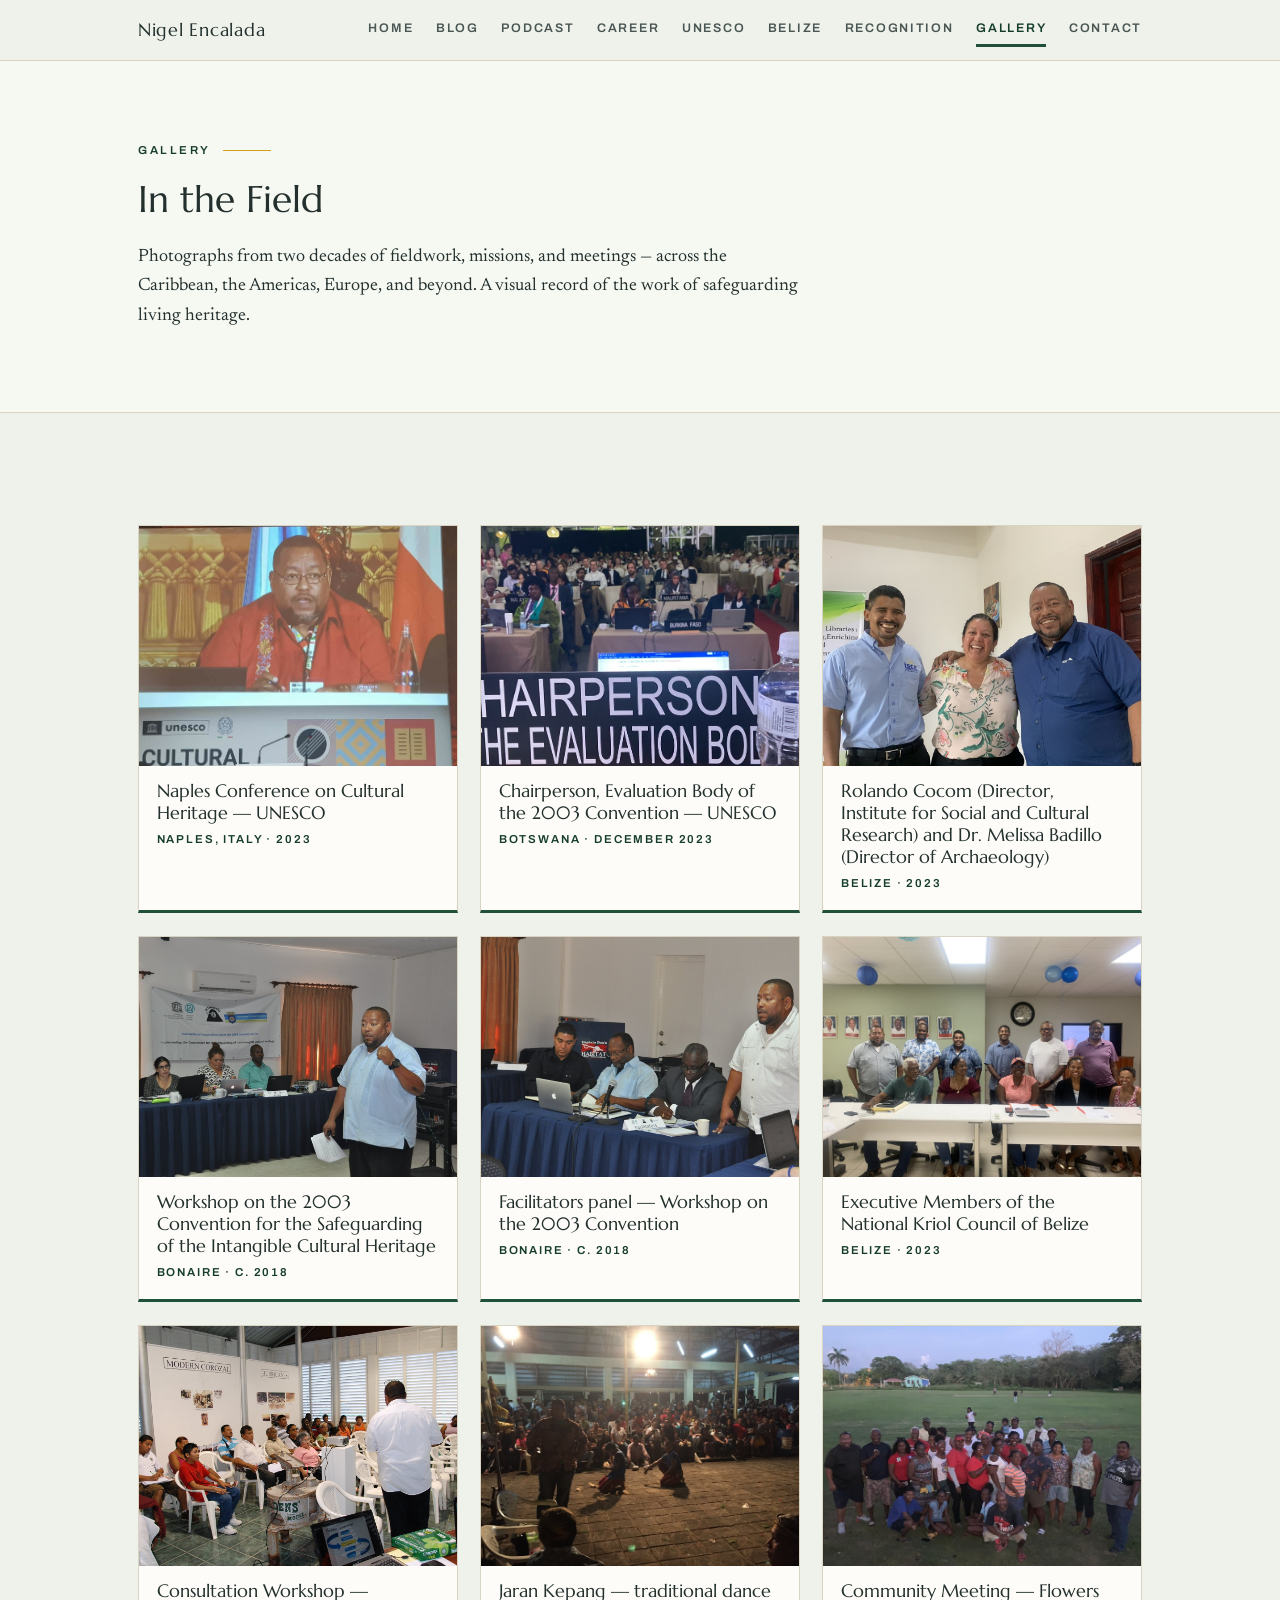
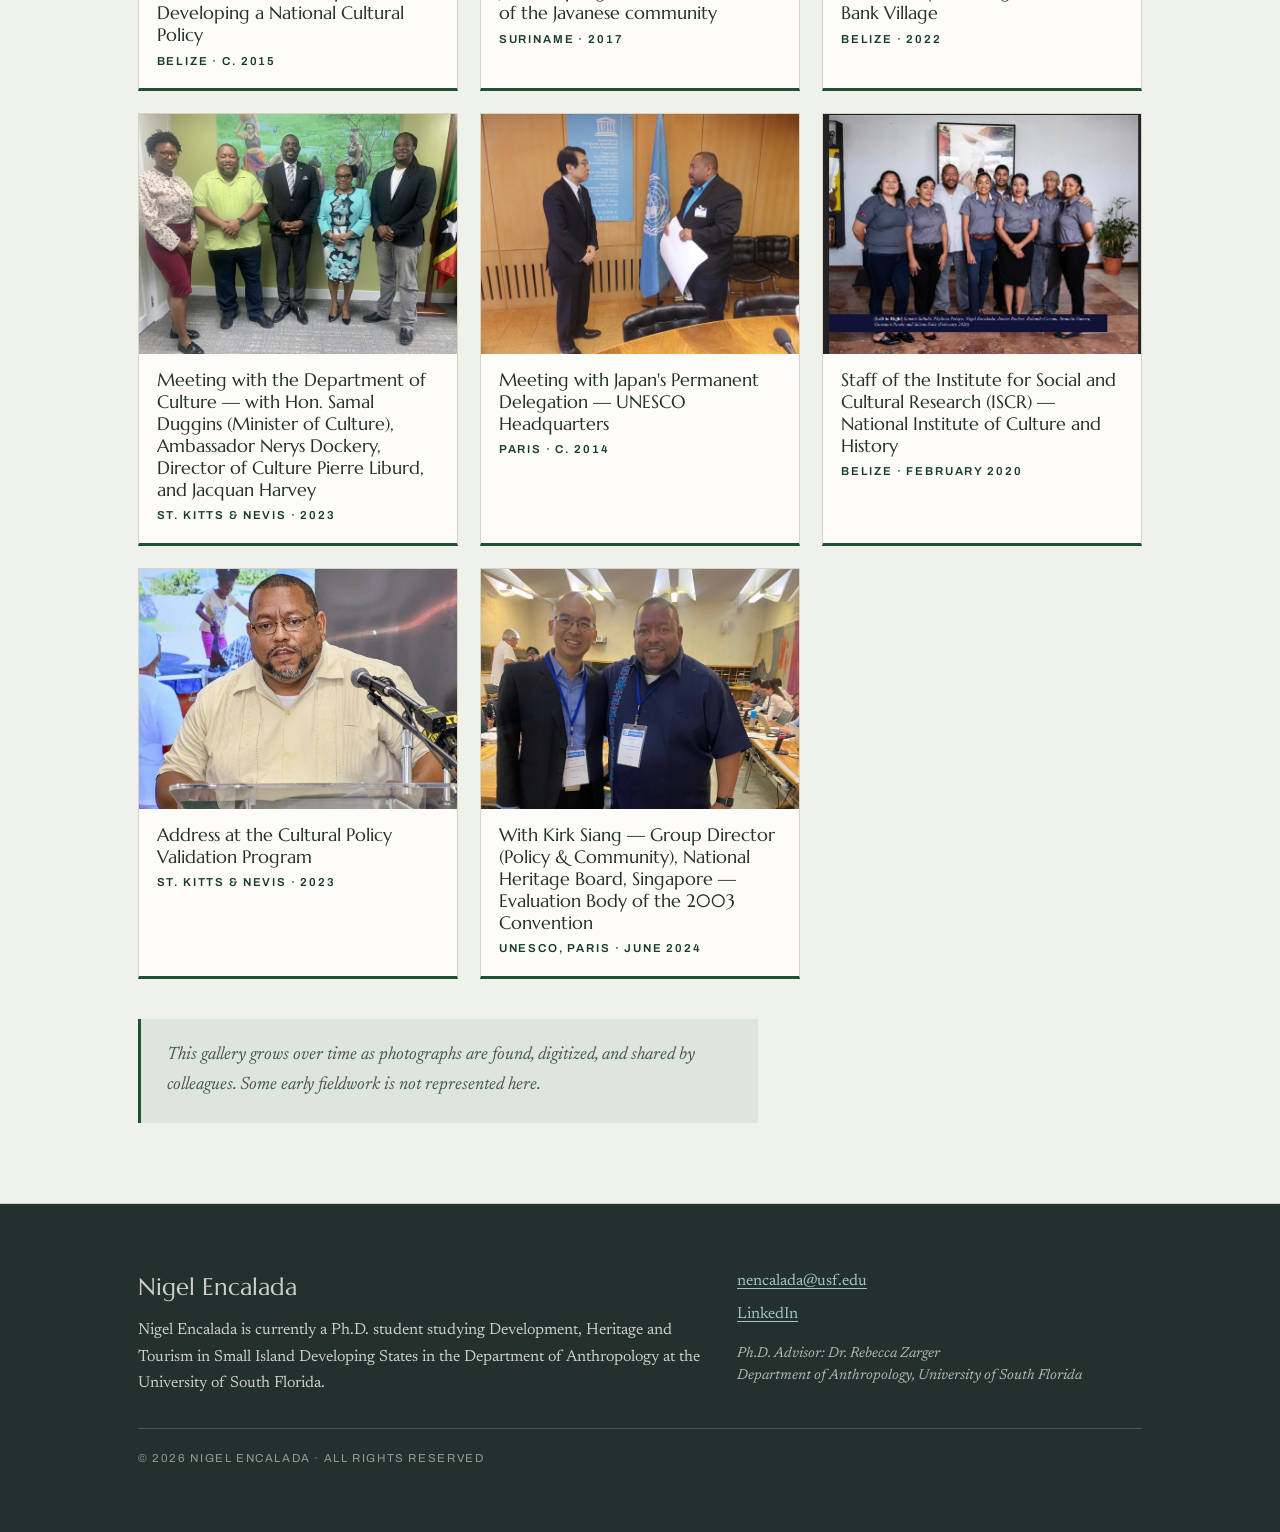
<file: gallery.html>
<!DOCTYPE html>
<html lang="en">
<head>
<meta charset="UTF-8">
<meta name="viewport" content="width=device-width, initial-scale=1.0">
<title>In the Field &mdash; Nigel Encalada</title>
<meta name="description" content="Photographs from Nigel Encalada's fieldwork, missions, and meetings across the Caribbean and beyond.">
<link rel="preconnect" href="https://fonts.googleapis.com">
<link rel="preconnect" href="https://fonts.gstatic.com" crossorigin>
<link href="https://fonts.googleapis.com/css2?family=Archivo:wght@500;600;700&family=Marcellus&family=Newsreader:ital,opsz,wght@0,6..72,400;0,6..72,600;1,6..72,400&display=swap" rel="stylesheet">
<link rel="stylesheet" href="style.css">
<style>:root{ --accent:#1f5138; --accent-deep:#153d2a; --page-bg:#eef2ea; --page-bg-alt:#f6f8f2; }
.gallery-grid{
  display:grid; gap:1.4rem;
  grid-template-columns: repeat(auto-fill, minmax(280px, 1fr));
  margin-top:2rem;
}
.gallery-item{
  background:var(--white);
  border:1px solid var(--line);
  border-bottom:3px solid var(--accent);
  overflow:hidden;
  display:flex; flex-direction:column;
  transition: transform 200ms ease;
}
.gallery-item:hover{ transform: translateY(-2px); }
.gallery-item img{
  width:100%; height:240px; object-fit:cover; display:block;
  background:var(--stone-deep);
}
.gallery-item .caption{
  padding:0.9rem 1.1rem 1.1rem;
}
.gallery-item h3{
  font-family: var(--font-display);
  font-size:1.1rem; line-height:1.25; margin-bottom:0.35rem;
  color: var(--ink);
}
.gallery-item .meta{
  font-family: var(--font-label);
  font-size:0.72rem; font-weight:600;
  letter-spacing:0.16em; text-transform:uppercase;
  color: var(--accent-deep);
}
.gallery-note{
  margin-top:2.5rem;
  padding:1.4rem 1.6rem;
  background: color-mix(in srgb, var(--accent) 8%, transparent);
  border-left: 3px solid var(--accent);
  font-family: var(--font-body); font-style: italic;
  color: var(--ink-soft); max-width: 62ch;
}
</style>
</head>
<body>

<header class="site-header">
  <div class="inner">
    <a class="wordmark" href="index.html">Nigel Encalada</a>
    <nav class="primary" aria-label="Main navigation">
      <a href="index.html">Home</a>
      <a href="blog.html">Blog</a>
      <a href="podcast.html">Podcast</a>
      <a href="career.html">Career</a>
      <a href="unesco.html">UNESCO</a>
      <a href="belize.html">Belize</a>
      <a href="recognition.html">Recognition</a>
      <a href="gallery.html" aria-current="page">Gallery</a>
      <a href="index.html#contact">Contact</a>
    </nav>
  </div>
</header>

<main>
  <section class="band alt">
    <div class="inner">
      <p class="eyebrow">Gallery</p>
      <h2>In the Field</h2>
      <div class="prose">
        <p>Photographs from two decades of fieldwork, missions, and meetings &mdash;
        across the Caribbean, the Americas, Europe, and beyond. A visual record of the
        work of safeguarding living heritage.</p>
      </div>
    </div>
  </section>

  <section class="band">
    <div class="inner">

      <!-- ==================================================================
           HOW TO ADD A PHOTO TO THE GALLERY:
           1. Put the image in the "images" folder in your repo.
              Recommended: landscape orientation, roughly 1200px wide, saved
              as .jpg for smallest file size.
           2. Copy an entire <div class="gallery-item"> block below.
           3. Paste the copy anywhere in the .gallery-grid section.
           4. Change the src to your filename, and update the title and meta.
           5. Save. The grid will auto-arrange the new photo into place.

           To remove a photo, just delete its whole <div class="gallery-item">
           block.
           ================================================================== -->

      <div class="gallery-grid">

        <div class="gallery-item">
          <img src="images/naples_2023.jpg" alt="Nigel Encalada speaking at the UNESCO Naples Conference on Cultural Heritage">
          <div class="caption">
            <h3>Naples Conference on Cultural Heritage &mdash; UNESCO</h3>
            <p class="meta">Naples, Italy &middot; 2023</p>
          </div>
        </div>

        <div class="gallery-item">
          <img src="images/chairperson_botswana_2023.jpg" alt="Chairperson's nameplate and delegate hall at the UNESCO Intangible Cultural Heritage Committee meeting in Botswana">
          <div class="caption">
            <h3>Chairperson, Evaluation Body of the 2003 Convention &mdash; UNESCO</h3>
            <p class="meta">Botswana &middot; December 2023</p>
          </div>
        </div>

        <!-- First real photo -->
        <div class="gallery-item">
          <img src="images/directors_belize_2023.jpg" alt="Rolando Cocom, Dr. Melissa Badillo, and Nigel Encalada at ISCR">
          <div class="caption">
            <h3>Rolando Cocom (Director, Institute for Social and Cultural Research) and Dr. Melissa Badillo (Director of Archaeology)</h3>
            <p class="meta">Belize &middot; 2023</p>
          </div>
        </div>

        <div class="gallery-item">
          <img src="images/bonaire_workshop_2018_a.jpg" alt="Nigel Encalada presenting at a UNESCO workshop in Bonaire">
          <div class="caption">
            <h3>Workshop on the 2003 Convention for the Safeguarding of the Intangible Cultural Heritage</h3>
            <p class="meta">Bonaire &middot; c. 2018</p>
          </div>
        </div>

        <div class="gallery-item">
          <img src="images/bonaire_workshop_2018_b.jpg" alt="Facilitators panel at the UNESCO workshop in Bonaire">
          <div class="caption">
            <h3>Facilitators panel &mdash; Workshop on the 2003 Convention</h3>
            <p class="meta">Bonaire &middot; c. 2018</p>
          </div>
        </div>

        <div class="gallery-item">
          <img src="images/kriol_council_2023.jpg" alt="Executive members of the National Kriol Council of Belize">
          <div class="caption">
            <h3>Executive Members of the National Kriol Council of Belize</h3>
            <p class="meta">Belize &middot; 2023</p>
          </div>
        </div>

        <div class="gallery-item">
          <img src="images/cultural_policy_consultation_2015.jpg" alt="Community consultation for Belize's National Cultural Policy">
          <div class="caption">
            <h3>Consultation Workshop &mdash; Developing a National Cultural Policy</h3>
            <p class="meta">Belize &middot; c. 2015</p>
          </div>
        </div>

        <div class="gallery-item">
          <img src="images/jaran_kepang_suriname_2017.jpg" alt="Jaran Kepang traditional dance performed by the Javanese community in Suriname">
          <div class="caption">
            <h3>Jaran Kepang &mdash; traditional dance of the Javanese community</h3>
            <p class="meta">Suriname &middot; 2017</p>
          </div>
        </div>

        <div class="gallery-item">
          <img src="images/flowers_bank_2022.jpg" alt="Community meeting at Flowers Bank Village, Belize, with residents gathered on the village field at dusk">
          <div class="caption">
            <h3>Community Meeting &mdash; Flowers Bank Village</h3>
            <p class="meta">Belize &middot; 2022</p>
          </div>
        </div>

        <div class="gallery-item">
          <img src="images/st_kitts_ministry_2023.jpg" alt="Meeting with the Department of Culture, St. Kitts and Nevis">
          <div class="caption">
            <h3>Meeting with the Department of Culture &mdash; with Hon. Samal Duggins (Minister of Culture), Ambassador Nerys Dockery, Director of Culture Pierre Liburd, and Jacquan Harvey</h3>
            <p class="meta">St. Kitts &amp; Nevis &middot; 2023</p>
          </div>
        </div>

        <div class="gallery-item">
          <img src="images/japan_delegation_unesco_paris.jpg" alt="Meeting with Japan's Permanent Delegation at UNESCO Headquarters, Paris">
          <div class="caption">
            <h3>Meeting with Japan's Permanent Delegation &mdash; UNESCO Headquarters</h3>
            <p class="meta">Paris &middot; c. 2014</p>
          </div>
        </div>

        <div class="gallery-item">
          <img src="images/iscr_staff_2020.jpg" alt="Staff of the Institute for Social and Cultural Research (ISCR), National Institute of Culture and History, Belize">
          <div class="caption">
            <h3>Staff of the Institute for Social and Cultural Research (ISCR) &mdash; National Institute of Culture and History</h3>
            <p class="meta">Belize &middot; February 2020</p>
          </div>
        </div>

        <div class="gallery-item">
          <img src="images/st_kitts_policy_validation_2023.jpg" alt="Nigel Encalada delivering an address at the Cultural Policy Validation Program in St. Kitts and Nevis">
          <div class="caption">
            <h3>Address at the Cultural Policy Validation Program</h3>
            <p class="meta">St. Kitts &amp; Nevis &middot; 2023</p>
          </div>
        </div>

        <div class="gallery-item">
          <img src="images/kirk_siang_paris_2024.jpg" alt="Nigel Encalada with Kirk Siang at the UNESCO Evaluation Body meeting in Paris">
          <div class="caption">
            <h3>With Kirk Siang &mdash; Group Director (Policy &amp; Community), National Heritage Board, Singapore &mdash; Evaluation Body of the 2003 Convention</h3>
            <p class="meta">UNESCO, Paris &middot; June 2024</p>
          </div>
        </div>

      </div>

      <p class="gallery-note">
        This gallery grows over time as photographs are found, digitized, and
        shared by colleagues. Some early fieldwork is not represented here.
      </p>

    </div>
  </section>
</main>

<footer class="site-footer" id="contact">
  <div class="inner">
    <div>
      <p class="contact-name">Nigel Encalada</p>
      <p>Nigel Encalada is currently a Ph.D. student studying Development, Heritage
      and Tourism in Small Island Developing States in the Department of Anthropology
      at the University of South Florida.</p>
    </div>
    <div class="links">
      <a href="mailto:nencalada@usf.edu">nencalada@usf.edu</a>
      <a href="https://www.linkedin.com/in/nigel-encalada-08b03880/" rel="me">LinkedIn</a>
      <p class="advisor">Ph.D. Advisor: Dr. Rebecca Zarger<br>
      Department of Anthropology, University of South Florida</p>
    </div>
    <p class="fineprint">&copy; 2026 Nigel Encalada &middot; All rights reserved</p>
  </div>
</footer>

</body>
</html>
</file>
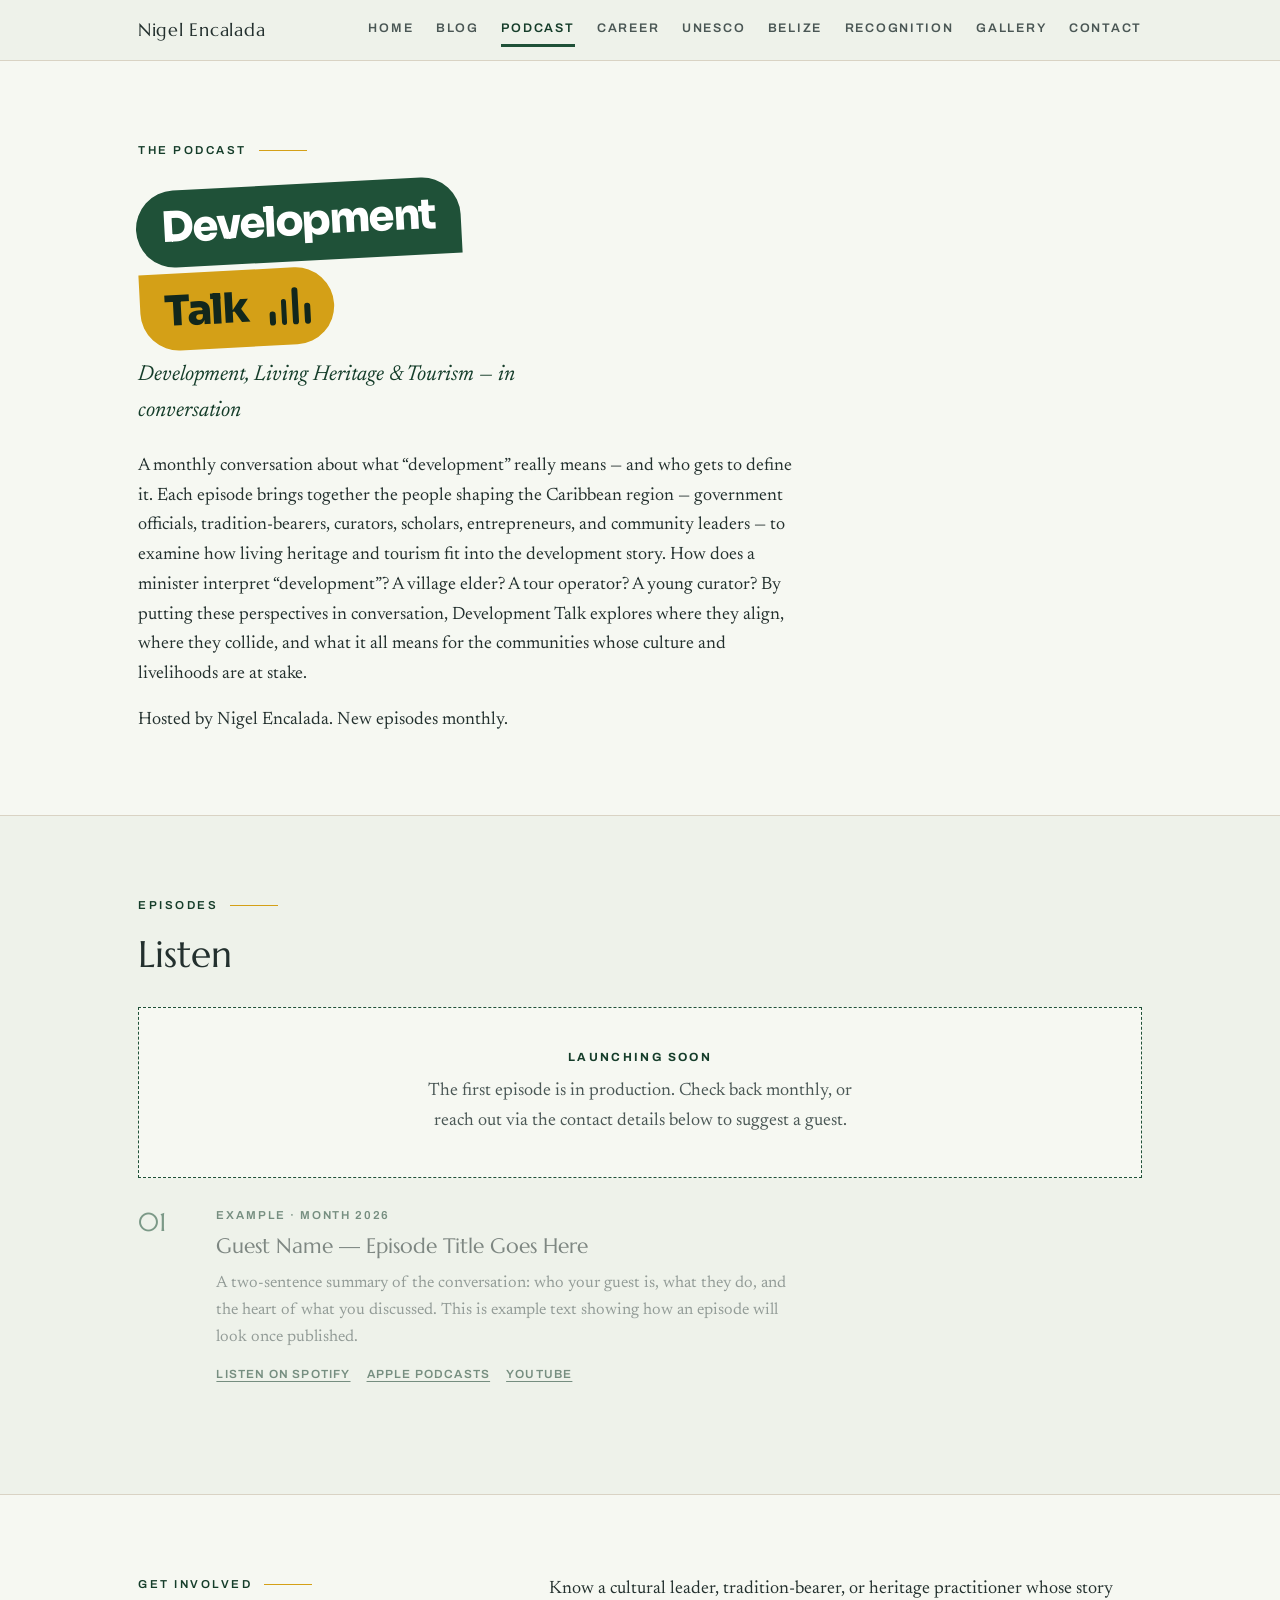
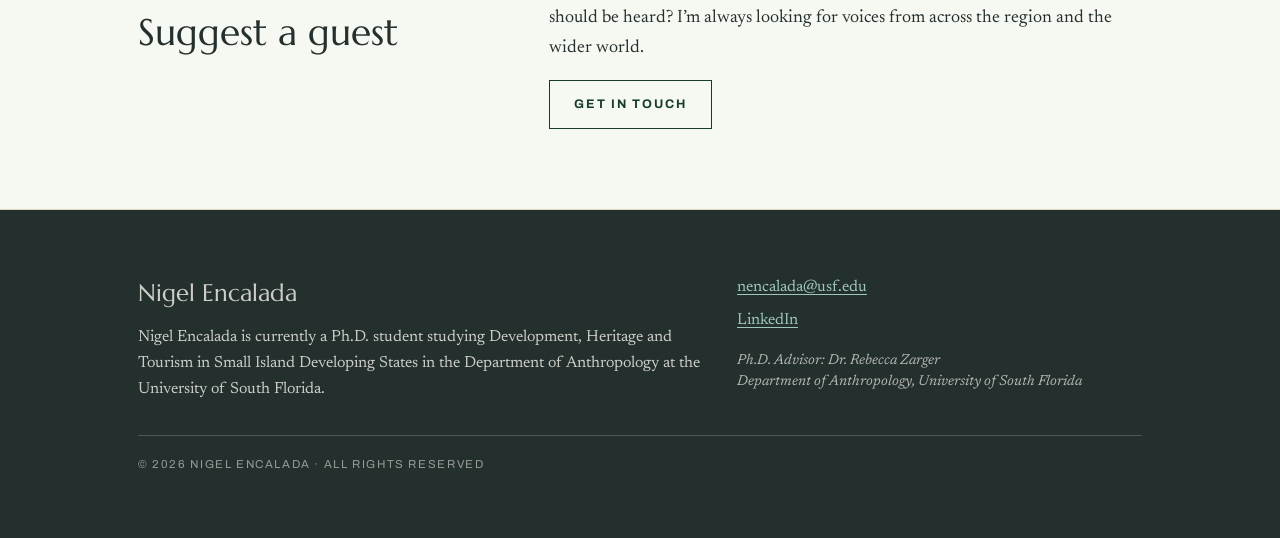
<file: podcast.html>
<!DOCTYPE html>
<html lang="en">
<head>
<meta charset="UTF-8">
<meta name="viewport" content="width=device-width, initial-scale=1.0">
<title>Development Talk &mdash; Podcast &mdash; Nigel Encalada</title>
<meta name="description" content="Development Talk &mdash; a monthly podcast hosted by Nigel Encalada exploring what development means across the Caribbean region, through the lens of living heritage and tourism, with government officials, tradition-bearers, scholars, and community leaders.">
<link rel="preconnect" href="https://fonts.googleapis.com">
<link rel="preconnect" href="https://fonts.gstatic.com" crossorigin>
<link href="https://fonts.googleapis.com/css2?family=Archivo:wght@500;600;700&family=Marcellus&family=Newsreader:ital,opsz,wght@0,6..72,400;0,6..72,600;1,6..72,400&family=Sora:wght@700;800&display=swap" rel="stylesheet">
<link rel="stylesheet" href="style.css">
<style>:root{ --accent:#1f5138; --accent-deep:#153d2a; --page-bg:#eef2ea; --page-bg-alt:#f6f8f2; }
.dt-lockup{ display:inline-block; transform:rotate(-3deg); margin:0.4rem 0 0.7rem; }
.dt-lockup .row{ display:flex; }
.dt-lockup .pill{
  font-family:'Sora',sans-serif; font-weight:800; letter-spacing:-1.5px;
  font-size:clamp(1.7rem,5.2vw,2.6rem); line-height:1; color:#fff;
  background:#1f5138; padding:0.42em 0.62em; border-radius:1.1em 1.1em 0 1.1em;
}
.dt-lockup .pill2{
  font-family:'Sora',sans-serif; font-weight:800; letter-spacing:-1.5px;
  font-size:clamp(1.7rem,5.2vw,2.6rem); line-height:1; color:#12271c;
  background:#d4a017; padding:0.42em 0.58em; border-radius:0 1.1em 1.1em 1.1em;
  display:flex; align-items:center; gap:0.5em; margin-top:0.16em;
}
.dt-lockup .eq{ display:flex; align-items:flex-end; gap:0.14em; height:0.9em; }
.dt-lockup .eq i{ width:0.14em; background:#12271c; border-radius:0.1em; display:block; }
.dt-lockup .eq i:nth-child(1){ height:0.35em; }
.dt-lockup .eq i:nth-child(2){ height:0.62em; }
.dt-lockup .eq i:nth-child(3){ height:0.9em; }
.dt-lockup .eq i:nth-child(4){ height:0.5em; }
.dt-tagline{ font-family:'Newsreader',serif; font-style:italic; font-size:clamp(1.05rem,2.2vw,1.35rem);
  color:var(--accent-deep); margin:0.2rem 0 1.4rem; max-width:40ch; }
</style>
</head>
<body>

<header class="site-header">
  <div class="inner">
    <a class="wordmark" href="index.html">Nigel Encalada</a>
    <nav class="primary" aria-label="Main navigation">
      <a href="index.html">Home</a>
      <a href="blog.html">Blog</a>
      <a href="podcast.html" aria-current="page">Podcast</a>
      <a href="career.html">Career</a>
      <a href="unesco.html">UNESCO</a>
      <a href="belize.html">Belize</a>
      <a href="recognition.html">Recognition</a>
      <a href="gallery.html">Gallery</a>
      <a href="index.html#contact">Contact</a>
    </nav>
  </div>
</header>

<main>
  <section class="band alt">
    <div class="inner">
      <p class="eyebrow">The podcast</p>
      <div class="dt-lockup" role="img" aria-label="Development Talk">
        <div class="row"><span class="pill">Development</span></div>
        <div class="row"><span class="pill2">Talk
          <span class="eq" aria-hidden="true"><i></i><i></i><i></i><i></i></span>
        </span></div>
      </div>
      <p class="dt-tagline">Development, Living Heritage &amp; Tourism &mdash; in conversation</p>
      <div class="prose">
        <p>A monthly conversation about what &ldquo;development&rdquo; really means &mdash;
        and who gets to define it. Each episode brings together the people shaping the
        Caribbean region &mdash; government officials, tradition-bearers, curators,
        scholars, entrepreneurs, and community leaders &mdash; to examine how living
        heritage and tourism fit into the development story. How does a minister
        interpret &ldquo;development&rdquo;? A village elder? A tour operator? A young
        curator? By putting these perspectives in conversation, Development Talk
        explores where they align, where they collide, and what it all means for the
        communities whose culture and livelihoods are at stake.</p>
        <p>Hosted by Nigel Encalada. New episodes monthly.</p>
      </div>
    </div>
  </section>

  <section class="band">
    <div class="inner">
      <p class="eyebrow">Episodes</p>
      <h2>Listen</h2>

      <!-- ==================================================================
           COMING-SOON BANNER:
           Delete this whole <div class="coming-soon"> block once you publish
           your first episode.
           ================================================================== -->
      <div class="coming-soon">
        <p class="cs-label">Launching soon</p>
        <p>The first episode is in production. Check back monthly, or reach out
        via the contact details below to suggest a guest.</p>
      </div>

      <!-- ==================================================================
           HOW TO ADD AN EPISODE (your monthly routine):
           1. Copy one entire <article class="episode"> ... </article> block below.
           2. Paste it directly UNDER this comment (newest episode on top).
           3. Change the number, date, guest, title, description, and the two
              listen links (paste the share links from Spotify / Apple / YouTube).
           4. If you host the audio as a file, you can instead embed a player &mdash;
              paste the "embed code" your host gives you in place of the links.
           Delete the example episode below once you have real ones.
           ================================================================== -->

      <!-- EXAMPLE EPISODE (delete once you have real episodes) -->
      <article class="episode" style="opacity:0.55">
        <div class="ep-num">01</div>
        <div>
          <p class="ep-meta">Example &middot; Month 2026</p>
          <h3>Guest Name &mdash; Episode Title Goes Here</h3>
          <p>A two-sentence summary of the conversation: who your guest is, what they
          do, and the heart of what you discussed. This is example text showing how an
          episode will look once published.</p>
          <div class="ep-listen">
            <a href="#">Listen on Spotify</a>
            <a href="#">Apple Podcasts</a>
            <a href="#">YouTube</a>
          </div>
        </div>
      </article>

    </div>
  </section>

  <section class="band alt">
    <div class="inner two-col">
      <div>
        <p class="eyebrow">Get involved</p>
        <h2>Suggest a guest</h2>
      </div>
      <div class="prose">
        <p>Know a cultural leader, tradition-bearer, or heritage practitioner whose
        story should be heard? I&rsquo;m always looking for voices from across the
        region and the wider world.</p>
        <p><a class="btn ghost" href="index.html#contact">Get in touch</a></p>
      </div>
    </div>
  </section>
</main>

<footer class="site-footer" id="contact">
  <div class="inner">
    <div>
      <p class="contact-name">Nigel Encalada</p>
      <p>Nigel Encalada is currently a Ph.D. student studying Development, Heritage
      and Tourism in Small Island Developing States in the Department of Anthropology
      at the University of South Florida.</p>
    </div>
    <div class="links">
      <a href="mailto:nencalada@usf.edu">nencalada@usf.edu</a>
      <a href="https://www.linkedin.com/in/nigel-encalada-08b03880/" rel="me">LinkedIn</a>
      <p class="advisor">Ph.D. Advisor: Dr. Rebecca Zarger<br>
      Department of Anthropology, University of South Florida</p>
    </div>
    <p class="fineprint">&copy; 2026 Nigel Encalada &middot; All rights reserved</p>
  </div>
</footer>

</body>
</html>
</file>
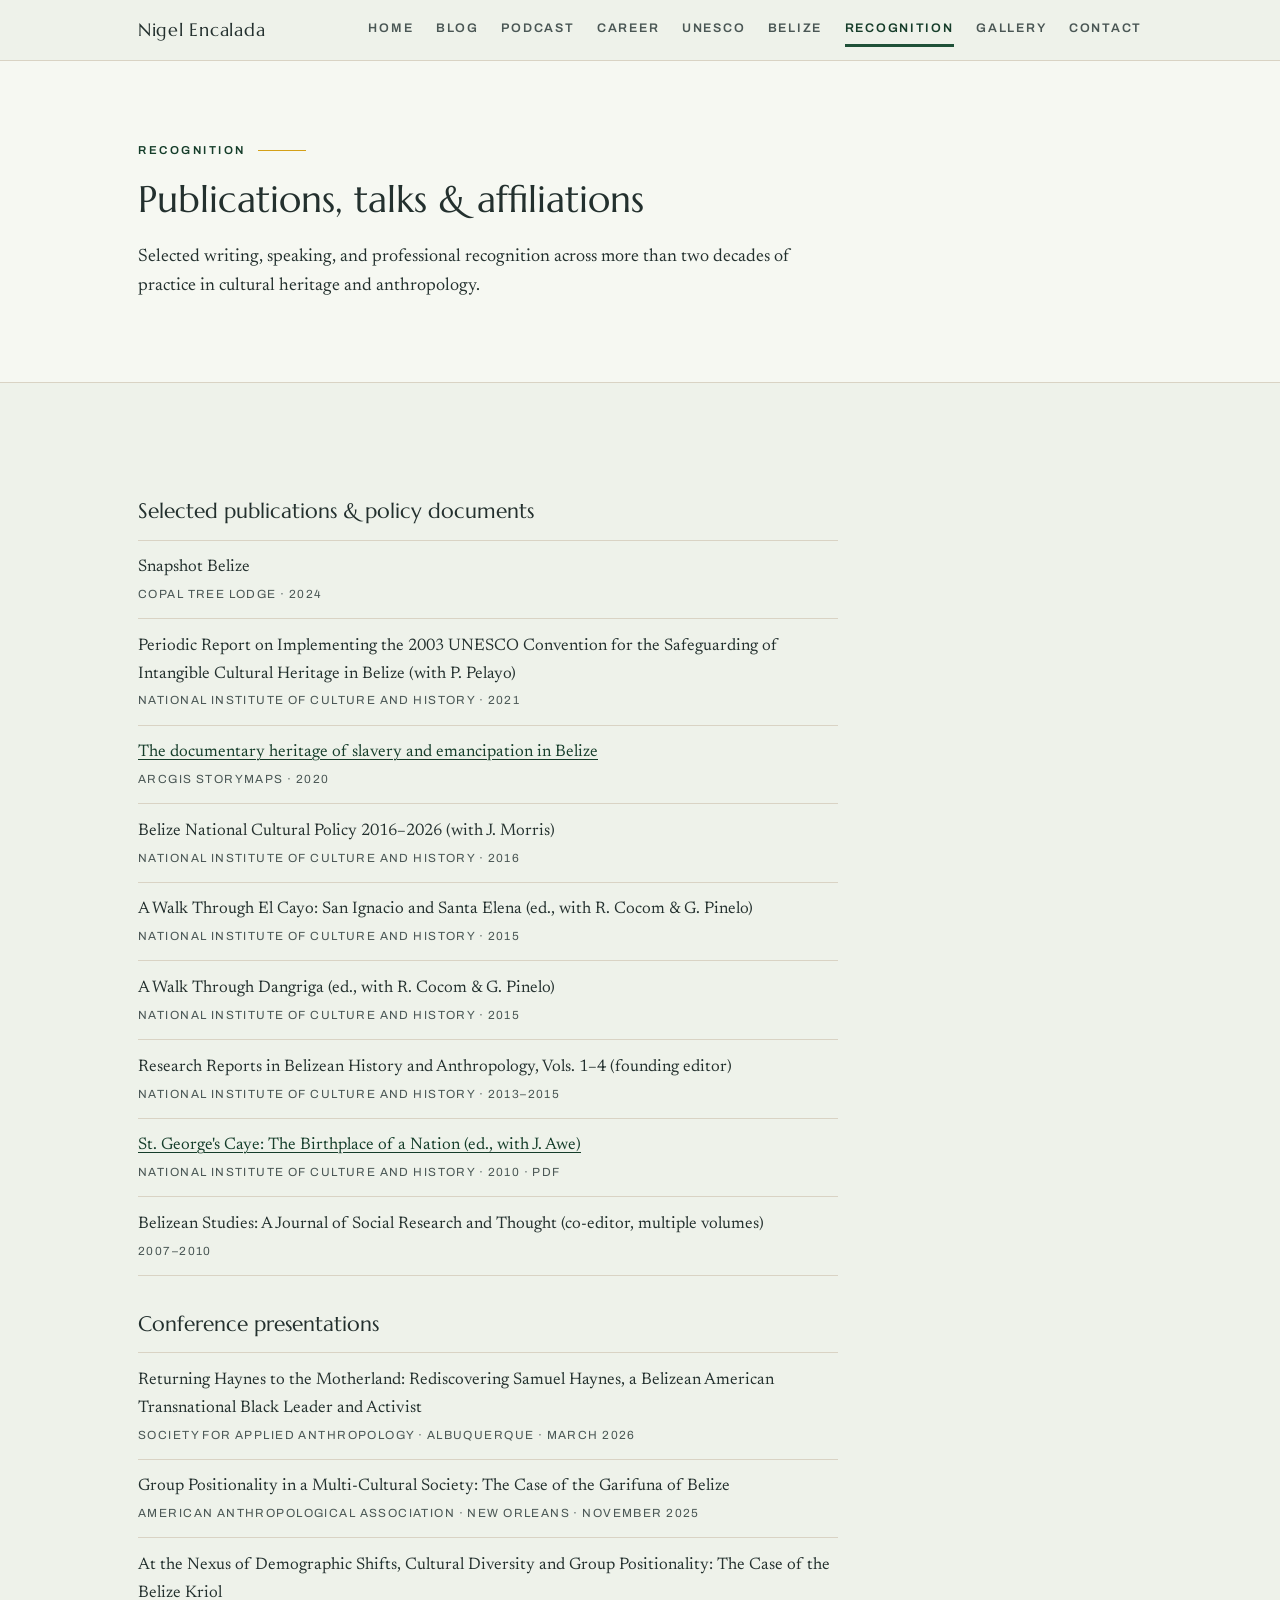
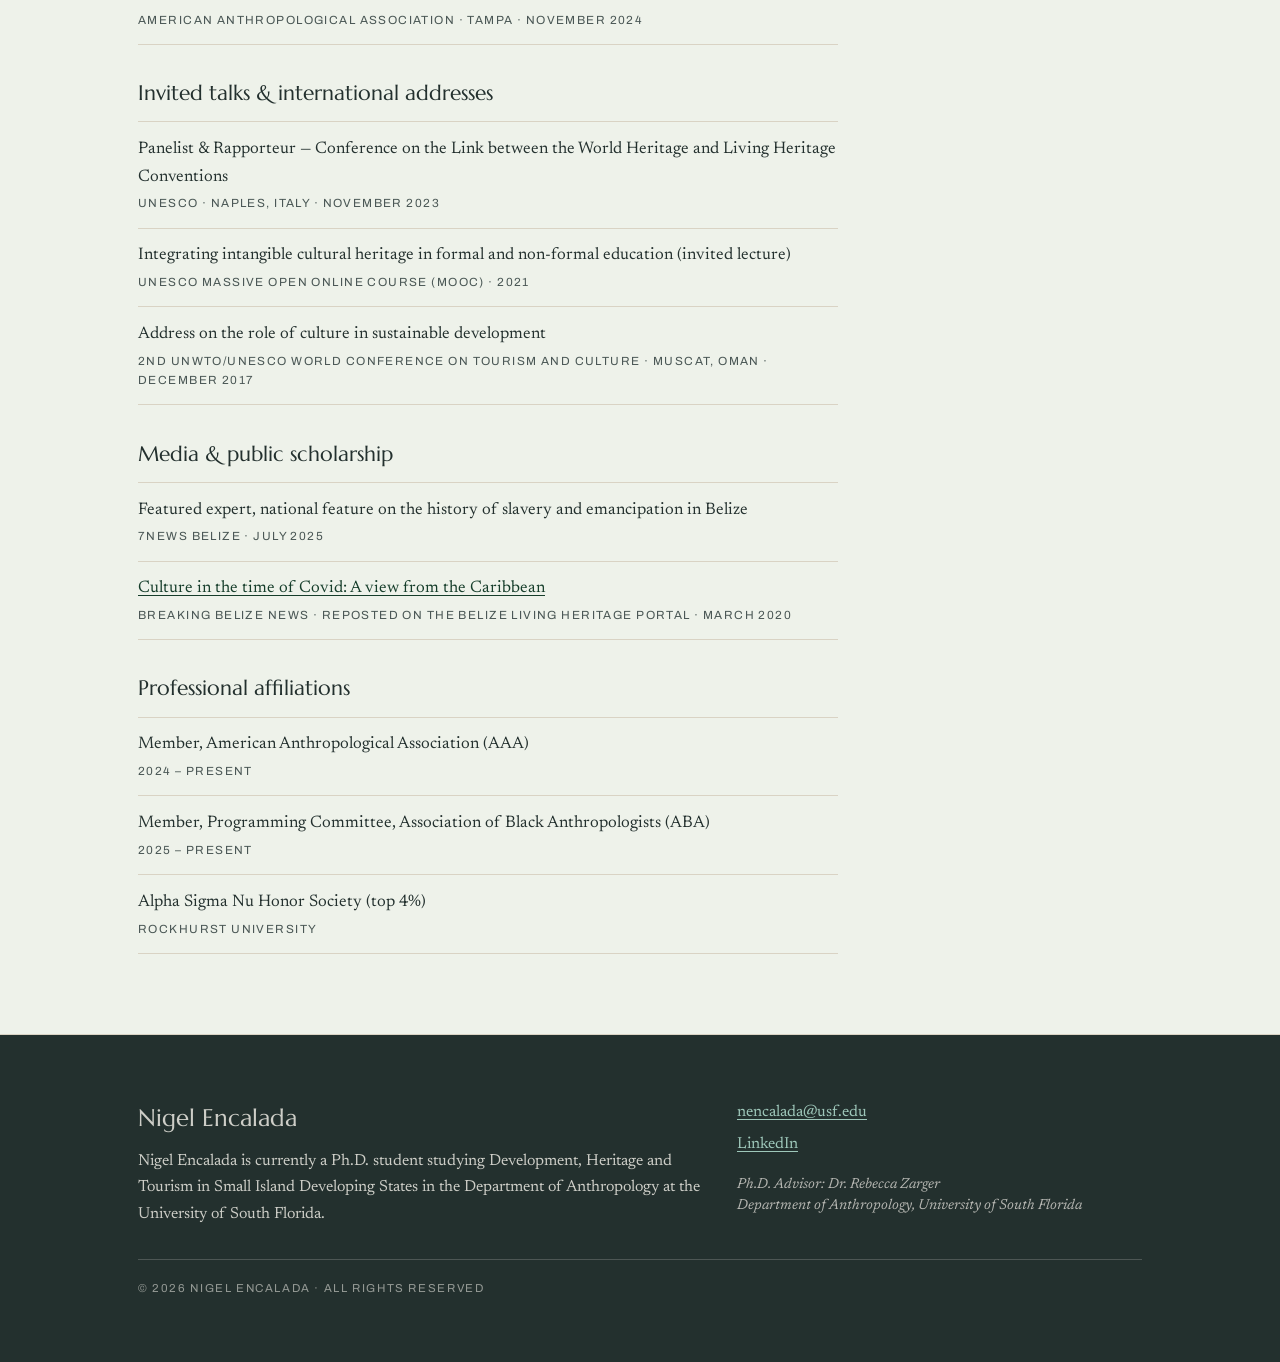
<file: recognition.html>
<!DOCTYPE html>
<html lang="en">
<head>
<meta charset="UTF-8">
<meta name="viewport" content="width=device-width, initial-scale=1.0">
<title>Recognition &mdash; Nigel Encalada</title>
<meta name="description" content="Publications, conference presentations, invited international addresses, media, and professional affiliations of Nigel Encalada.">
<link rel="preconnect" href="https://fonts.googleapis.com">
<link rel="preconnect" href="https://fonts.gstatic.com" crossorigin>
<link href="https://fonts.googleapis.com/css2?family=Archivo:wght@500;600;700&family=Marcellus&family=Newsreader:ital,opsz,wght@0,6..72,400;0,6..72,600;1,6..72,400&family=Sora:wght@700;800&display=swap" rel="stylesheet">
<link rel="stylesheet" href="style.css">
<style>:root{ --accent:#1f5138; --accent-deep:#153d2a; --page-bg:#eef2ea; --page-bg-alt:#f6f8f2; }</style>
</head>
<body>

<header class="site-header">
  <div class="inner">
    <a class="wordmark" href="index.html">Nigel Encalada</a>
    <nav class="primary" aria-label="Main navigation">
      <a href="index.html">Home</a>
      <a href="blog.html">Blog</a>
      <a href="podcast.html">Podcast</a>
      <a href="career.html">Career</a>
      <a href="unesco.html">UNESCO</a>
      <a href="belize.html">Belize</a>
      <a href="recognition.html" aria-current="page">Recognition</a>
      <a href="gallery.html">Gallery</a>
      <a href="index.html#contact">Contact</a>
    </nav>
  </div>
</header>

<main>
  <section class="band alt">
    <div class="inner">
      <p class="eyebrow">Recognition</p>
      <h2>Publications, talks &amp; affiliations</h2>
      <p class="prose">Selected writing, speaking, and professional recognition across
      more than two decades of practice in cultural heritage and anthropology.</p>
    </div>
  </section>

  <section class="band">
    <div class="inner">

      <div class="rec-group">
        <h3>Selected publications &amp; policy documents</h3>
        <ul class="rec-list">
          <li>
            <span class="what">Snapshot Belize</span>
            <span class="meta">Copal Tree Lodge &middot; 2024</span>
          </li>
          <li>
            <span class="what">Periodic Report on Implementing the 2003 UNESCO Convention for the Safeguarding of Intangible Cultural Heritage in Belize (with P. Pelayo)</span>
            <span class="meta">National Institute of Culture and History &middot; 2021</span>
          </li>
          <li>
            <span class="what"><a href="https://storymaps.arcgis.com/stories/ae8a82e2094a47729076e4d09a00e270" target="_blank" rel="noopener">The documentary heritage of slavery and emancipation in Belize</a></span>
            <span class="meta">ArcGIS StoryMaps &middot; 2020</span>
          </li>
          <li>
            <span class="what">Belize National Cultural Policy 2016&ndash;2026 (with J. Morris)</span>
            <span class="meta">National Institute of Culture and History &middot; 2016</span>
          </li>
          <li>
            <span class="what">A Walk Through El Cayo: San Ignacio and Santa Elena (ed., with R. Cocom &amp; G. Pinelo)</span>
            <span class="meta">National Institute of Culture and History &middot; 2015</span>
          </li>
          <li>
            <span class="what">A Walk Through Dangriga (ed., with R. Cocom &amp; G. Pinelo)</span>
            <span class="meta">National Institute of Culture and History &middot; 2015</span>
          </li>
          <li>
            <span class="what">Research Reports in Belizean History and Anthropology, Vols. 1&ndash;4 (founding editor)</span>
            <span class="meta">National Institute of Culture and History &middot; 2013&ndash;2015</span>
          </li>
          <li>
            <span class="what"><a href="documents/Birthplace_of_a_Nation.pdf" target="_blank" rel="noopener">St. George's Caye: The Birthplace of a Nation (ed., with J. Awe)</a></span>
            <span class="meta">National Institute of Culture and History &middot; 2010 &middot; PDF</span>
          </li>
          <li>
            <span class="what">Belizean Studies: A Journal of Social Research and Thought (co-editor, multiple volumes)</span>
            <span class="meta">2007&ndash;2010</span>
          </li>
        </ul>
      </div>

      <div class="rec-group">
        <h3>Conference presentations</h3>
        <ul class="rec-list">
          <li>
            <span class="what">Returning Haynes to the Motherland: Rediscovering Samuel Haynes, a Belizean American Transnational Black Leader and Activist</span>
            <span class="meta">Society for Applied Anthropology &middot; Albuquerque &middot; March 2026</span>
          </li>
          <li>
            <span class="what">Group Positionality in a Multi-Cultural Society: The Case of the Garifuna of Belize</span>
            <span class="meta">American Anthropological Association &middot; New Orleans &middot; November 2025</span>
          </li>
          <li>
            <span class="what">At the Nexus of Demographic Shifts, Cultural Diversity and Group Positionality: The Case of the Belize Kriol</span>
            <span class="meta">American Anthropological Association &middot; Tampa &middot; November 2024</span>
          </li>
        </ul>
      </div>

      <div class="rec-group">
        <h3>Invited talks &amp; international addresses</h3>
        <ul class="rec-list">
          <li>
            <span class="what">Panelist &amp; Rapporteur &mdash; Conference on the Link between the World Heritage and Living Heritage Conventions</span>
            <span class="meta">UNESCO &middot; Naples, Italy &middot; November 2023</span>
          </li>
          <li>
            <span class="what">Integrating intangible cultural heritage in formal and non-formal education (invited lecture)</span>
            <span class="meta">UNESCO Massive Open Online Course (MOOC) &middot; 2021</span>
          </li>
          <li>
            <span class="what">Address on the role of culture in sustainable development</span>
            <span class="meta">2nd UNWTO/UNESCO World Conference on Tourism and Culture &middot; Muscat, Oman &middot; December 2017</span>
          </li>
        </ul>
      </div>

      <div class="rec-group">
        <h3>Media &amp; public scholarship</h3>
        <ul class="rec-list">
          <li>
            <span class="what">Featured expert, national feature on the history of slavery and emancipation in Belize</span>
            <span class="meta">7News Belize &middot; July 2025</span>
          </li>
          <li>
            <span class="what"><a href="https://belizelivingheritage.org/?p=9568" target="_blank" rel="noopener">Culture in the time of Covid: A view from the Caribbean</a></span>
            <span class="meta">Breaking Belize News &middot; reposted on the Belize Living Heritage portal &middot; March 2020</span>
          </li>
        </ul>
      </div>

      <div class="rec-group">
        <h3>Professional affiliations</h3>
        <ul class="rec-list">
          <li>
            <span class="what">Member, American Anthropological Association (AAA)</span>
            <span class="meta">2024 &ndash; present</span>
          </li>
          <li>
            <span class="what">Member, Programming Committee, Association of Black Anthropologists (ABA)</span>
            <span class="meta">2025 &ndash; present</span>
          </li>
          <li>
            <span class="what">Alpha Sigma Nu Honor Society (top 4%)</span>
            <span class="meta">Rockhurst University</span>
          </li>
        </ul>
      </div>

    </div>
  </section>
</main>

<footer class="site-footer" id="contact">
  <div class="inner">
    <div>
      <p class="contact-name">Nigel Encalada</p>
      <p>Nigel Encalada is currently a Ph.D. student studying Development, Heritage
      and Tourism in Small Island Developing States in the Department of Anthropology
      at the University of South Florida.</p>
    </div>
    <div class="links">
      <a href="mailto:nencalada@usf.edu">nencalada@usf.edu</a>
      <a href="https://www.linkedin.com/in/nigel-encalada-08b03880/" rel="me">LinkedIn</a>
      <p class="advisor">Ph.D. Advisor: Dr. Rebecca Zarger<br>
      Department of Anthropology, University of South Florida</p>
    </div>
    <p class="fineprint">&copy; 2026 Nigel Encalada &middot; All rights reserved</p>
  </div>
</footer>

</body>
</html>
</file>
<file: style.css>
/* ============================================================
   PERSONAL SITE — SHARED STYLES
   Palette: limestone / deep pine ink / verdigris / bronze
   Type: Marcellus (display) · Newsreader (body) · Archivo (labels)
   You should not need to edit this file for routine updates.
   ============================================================ */

:root {
  --stone: #f3f0e9;
  --stone-deep: #e8e3d6;
  --ink: #23302e;
  --ink-soft: #4a5755;
  --line: #d9d3c4;
  --white: #fdfcf8;

  /* Per-page background wash — each page may override these two.
     Defaults are the neutral stone/white used on the home page. */
  --page-bg: #eef2ea;
  --page-bg-alt: #f6f8f2;

  /* ---- PER-PAGE ACCENT ----
     Each page sets --accent and --accent-deep in its own <style> block.
     Everything colorful (headings' eyebrows, links, card borders, buttons)
     points to these two variables. The defaults below are the "home" teal;
     inner pages override them. --secondary stays constant as a warm counterpoint. */
  --accent: #1f5138;         /* forest green — default */
  --accent-deep: #153d2a;
  --secondary: #d4a017;      /* gold, shared across pages */

  /* Convenience aliases so older rules keep working */
  --verdigris: var(--accent);
  --verdigris-deep: var(--accent-deep);
  --bronze: var(--secondary);

  --font-display: "Marcellus", serif;
  --font-body: "Newsreader", Georgia, serif;
  --font-label: "Archivo", system-ui, sans-serif;

  --measure: 66ch;
  --pad: clamp(1.25rem, 4vw, 3rem);
}

* { box-sizing: border-box; margin: 0; padding: 0; }

html { scroll-behavior: smooth; }
@media (prefers-reduced-motion: reduce) {
  html { scroll-behavior: auto; }
  *, *::before, *::after { animation: none !important; transition: none !important; }
}

body {
  background: var(--page-bg);
  color: var(--ink);
  font-family: var(--font-body);
  font-size: 1.125rem;
  line-height: 1.65;
  -webkit-font-smoothing: antialiased;
}

a { color: var(--verdigris-deep); text-decoration-thickness: 1px; text-underline-offset: 3px; }
a:hover { color: var(--bronze); }
a:focus-visible, button:focus-visible {
  outline: 2px solid var(--verdigris);
  outline-offset: 3px;
  border-radius: 2px;
}

img { max-width: 100%; display: block; }

/* ---------- labels / eyebrows ---------- */
.eyebrow {
  font-family: var(--font-label);
  font-size: 0.72rem;
  font-weight: 600;
  letter-spacing: 0.22em;
  text-transform: uppercase;
  color: var(--verdigris-deep);
  display: flex;
  align-items: center;
  gap: 0.75rem;
  margin-bottom: 1.1rem;
}
.eyebrow::after { content: ""; height: 1px; width: 3rem; background: var(--bronze); }

/* ---------- header / nav ---------- */
.site-header {
  position: sticky; top: 0; z-index: 50;
  background: color-mix(in srgb, var(--page-bg) 88%, transparent);
  backdrop-filter: blur(8px);
  border-bottom: 1px solid var(--line);
}
.site-header .inner {
  max-width: 1100px; margin: 0 auto; padding: 0.85rem var(--pad);
  display: flex; align-items: center; justify-content: space-between; gap: 1rem;
}
.wordmark {
  font-family: var(--font-display);
  font-size: 1.15rem; letter-spacing: 0.04em;
  color: var(--ink); text-decoration: none;
  display: inline-flex; align-items: center;
}
.wordmark:hover { color: var(--verdigris-deep); }
.brand-logo {
  height: 30px; width: auto; display: block;
  transition: opacity 160ms ease;
}
.wordmark:hover .brand-logo { opacity: 0.78; }
@media (max-width: 520px){ .brand-logo{ height: 24px; } }
nav.primary { display: flex; gap: 1.4rem; flex-wrap: wrap; }
nav.primary a {
  font-family: var(--font-label);
  font-size: 0.78rem; font-weight: 600;
  letter-spacing: 0.14em; text-transform: uppercase;
  color: var(--ink-soft); text-decoration: none;
  padding: 0.3rem 0;
  border-bottom: 2px solid transparent;
}
nav.primary a:hover { color: var(--verdigris-deep); }
nav.primary a[aria-current="page"] {
  color: var(--accent-deep);
  border-bottom-color: var(--accent);
  border-bottom-width: 3px;
}

/* ---------- hero ---------- */
.hero {
  position: relative;
  overflow: hidden;
  border-bottom: 1px solid var(--line);
  background: var(--page-bg-alt);
}
.hero .contours {
  position: absolute; inset: 0;
  width: 100%; height: 100%;
  color: var(--accent);
  opacity: 0.20;
  pointer-events: none;
}
.hero .inner {
  position: relative;
  max-width: 1100px; margin: 0 auto;
  padding: clamp(4rem, 10vw, 7.5rem) var(--pad) clamp(3rem, 8vw, 6rem);
}
.hero h1 {
  font-family: var(--font-display);
  font-weight: 400;
  font-size: clamp(2.4rem, 6vw, 4.2rem);
  line-height: 1.08;
  letter-spacing: 0.01em;
  max-width: 18ch;
}
.hero .role {
  font-family: var(--font-label);
  font-size: 0.8rem; font-weight: 600;
  letter-spacing: 0.24em; text-transform: uppercase;
  color: var(--verdigris-deep);
  margin-bottom: 1.4rem;
}
.hero .lede {
  margin-top: 1.6rem;
  max-width: 52ch;
  font-size: clamp(1.15rem, 2vw, 1.3rem);
  color: var(--ink-soft);
}
.hero .fieldmark {
  margin-top: 2.4rem;
  font-family: var(--font-label);
  font-size: 0.72rem; letter-spacing: 0.18em;
  color: var(--bronze);
  text-transform: uppercase;
  display: flex; gap: 1.25rem; flex-wrap: wrap;
}
.hero .fieldmark span::before { content: "· "; color: var(--verdigris); }
.hero .fieldmark span:first-child::before { content: ""; }

/* ---------- generic sections ---------- */
main { display: block; }
section.band { border-bottom: 1px solid var(--line); }
section.band.alt { background: var(--page-bg-alt); }
.band .inner {
  max-width: 1100px; margin: 0 auto;
  padding: clamp(3rem, 7vw, 5rem) var(--pad);
}
h2 {
  font-family: var(--font-display);
  font-weight: 400;
  font-size: clamp(1.7rem, 3.4vw, 2.3rem);
  line-height: 1.15;
  margin-bottom: 1.4rem;
}
h3 {
  font-family: var(--font-display);
  font-weight: 400;
  font-size: 1.3rem;
  line-height: 1.3;
}
.prose { max-width: var(--measure); }
.prose p + p { margin-top: 1rem; }
.prose strong { color: var(--verdigris-deep); font-weight: 600; }

.two-col {
  display: grid; gap: 2.5rem;
  grid-template-columns: minmax(0, 1fr);
}
@media (min-width: 820px) {
  .two-col { grid-template-columns: 1fr 1.6fr; align-items: start; }
}

/* ---------- project cards ---------- */
.projects {
  display: grid; gap: 1.5rem;
  grid-template-columns: 1fr;
  margin-top: 2rem;
}
@media (min-width: 760px) { .projects { grid-template-columns: 1fr 1fr; } }
.project {
  background: var(--white);
  border: 1px solid var(--line);
  border-top: 3px solid var(--verdigris);
  padding: 1.6rem 1.5rem 1.5rem;
  display: flex; flex-direction: column; gap: 0.8rem;
}
section.band.alt .project { background: var(--stone); }
.project .where {
  font-family: var(--font-label);
  font-size: 0.7rem; font-weight: 600;
  letter-spacing: 0.18em; text-transform: uppercase;
  color: var(--bronze);
}
.project p { font-size: 1.02rem; color: var(--ink-soft); }
.project .impact {
  margin-top: auto; padding-top: 0.9rem;
  border-top: 1px dashed var(--line);
  font-size: 0.95rem;
  color: var(--verdigris-deep);
}
.project .impact::before {
  content: "Impact";
  display: block;
  font-family: var(--font-label);
  font-size: 0.66rem; font-weight: 700;
  letter-spacing: 0.2em; text-transform: uppercase;
  color: var(--ink-soft);
  margin-bottom: 0.25rem;
}

/* ---------- timeline (career page) ---------- */
.timeline { margin-top: 2.5rem; display: grid; gap: 0; }
.tl-item {
  display: grid;
  grid-template-columns: 7.5rem 1fr;
  gap: 1.5rem;
  padding: 1.6rem 0;
  border-top: 1px solid var(--line);
}
.tl-item:last-child { border-bottom: 1px solid var(--line); }
.tl-when {
  font-family: var(--font-label);
  font-size: 0.78rem; font-weight: 600;
  letter-spacing: 0.12em;
  color: var(--verdigris-deep);
  padding-top: 0.35rem;
}
.tl-body h3 { margin-bottom: 0.2rem; }
.tl-body .org {
  font-family: var(--font-label);
  font-size: 0.78rem; letter-spacing: 0.1em;
  text-transform: uppercase; color: var(--bronze);
  margin-bottom: 0.6rem;
}
.tl-body p { font-size: 1.02rem; color: var(--ink-soft); max-width: 60ch; }
.tl-body ul { margin: 0.6rem 0 0 1.1rem; color: var(--ink-soft); font-size: 1.0rem; }
.tl-body li + li { margin-top: 0.3rem; }
@media (max-width: 620px) {
  .tl-item { grid-template-columns: 1fr; gap: 0.4rem; }
}

/* ---------- recognition lists ---------- */
.rec-group { margin-top: 2.2rem; }
.rec-group h3 { margin-bottom: 0.9rem; }
.rec-list { list-style: none; }
.rec-list li {
  padding: 0.85rem 0;
  border-top: 1px solid var(--line);
  display: grid; gap: 0.2rem;
  max-width: 70ch;
}
.rec-list li:last-child { border-bottom: 1px solid var(--line); }
.rec-list .what { font-size: 1.05rem; }
.rec-list .meta {
  font-family: var(--font-label);
  font-size: 0.74rem; letter-spacing: 0.12em;
  text-transform: uppercase; color: var(--ink-soft);
}

/* ---------- updates ---------- */
.updates { margin-top: 2rem; display: grid; gap: 0; max-width: 74ch; }
.update {
  display: grid; grid-template-columns: 7.5rem 1fr; gap: 1.5rem;
  padding: 1.2rem 0; border-top: 1px solid var(--line);
}
.update:last-child { border-bottom: 1px solid var(--line); }
.update time {
  font-family: var(--font-label);
  font-size: 0.76rem; font-weight: 600; letter-spacing: 0.12em;
  color: var(--verdigris-deep); padding-top: 0.3rem;
}
.update p { font-size: 1.02rem; color: var(--ink-soft); }
.update p strong { color: var(--ink); font-weight: 600; }
@media (max-width: 620px) {
  .update { grid-template-columns: 1fr; gap: 0.3rem; }
}

/* ---------- buttons ---------- */
.btn {
  display: inline-block;
  font-family: var(--font-label);
  font-size: 0.78rem; font-weight: 700;
  letter-spacing: 0.16em; text-transform: uppercase;
  color: var(--white); background: var(--verdigris-deep);
  padding: 0.85rem 1.5rem;
  text-decoration: none;
  border: 1px solid var(--verdigris-deep);
  transition: background 160ms ease;
}
.btn:hover { background: var(--ink); border-color: var(--ink); color: var(--white); }
.btn.ghost {
  background: transparent; color: var(--verdigris-deep);
}
.btn.ghost:hover { background: var(--verdigris-deep); color: var(--white); }

/* ---------- footer ---------- */
footer.site-footer {
  background: var(--ink);
  color: var(--stone);
}
footer.site-footer .inner {
  max-width: 1100px; margin: 0 auto;
  padding: clamp(2.5rem, 6vw, 4rem) var(--pad);
  display: grid; gap: 2rem;
}
@media (min-width: 760px) {
  footer.site-footer .inner { grid-template-columns: 1.4fr 1fr; align-items: start; }
}
footer .contact-name {
  font-family: var(--font-display);
  font-size: 1.5rem; margin-bottom: 0.6rem;
}
footer p, footer a { color: color-mix(in srgb, var(--stone) 82%, transparent); font-size: 1rem; }
footer a { color: #9ec7ba; }
footer a:hover { color: var(--white); }
footer .links { display: grid; gap: 0.4rem; }
footer .advisor {
  margin-top: 0.6rem;
  font-family: var(--font-body);
  font-style: italic;
  font-size: 0.9rem;
  line-height: 1.5;
  color: color-mix(in srgb, var(--stone) 70%, transparent);
}
footer .fineprint {
  grid-column: 1 / -1;
  border-top: 1px solid color-mix(in srgb, var(--stone) 20%, transparent);
  padding-top: 1.2rem;
  font-family: var(--font-label);
  font-size: 0.72rem; letter-spacing: 0.14em; text-transform: uppercase;
  color: color-mix(in srgb, var(--stone) 55%, transparent);
}

/* ---------- photo gallery ---------- */
.gallery {
  display: grid; gap: 1rem;
  grid-template-columns: repeat(auto-fill, minmax(220px, 1fr));
  margin-top: 2rem;
}
.gallery figure {
  background: var(--white);
  border: 1px solid var(--line);
  padding: 0.6rem;
}
.gallery img { width: 100%; height: 220px; object-fit: cover; }
.gallery figcaption {
  font-family: var(--font-label);
  font-size: 0.72rem; letter-spacing: 0.08em;
  color: var(--ink-soft);
  padding-top: 0.55rem;
  text-transform: uppercase;
}

/* ---------- blog posts ---------- */
.post {
  max-width: var(--measure);
  padding: 2.5rem 0;
  border-top: 1px solid var(--line);
}
.post:first-of-type { border-top: none; padding-top: 0.5rem; }
.post .post-meta {
  font-family: var(--font-label);
  font-size: 0.74rem; font-weight: 600;
  letter-spacing: 0.16em; text-transform: uppercase;
  color: var(--verdigris-deep);
  margin-bottom: 0.7rem;
}
.post h3 { font-size: 1.55rem; margin-bottom: 0.9rem; }
.post p + p { margin-top: 1rem; }
.post p { color: var(--ink-soft); }

/* ---------- podcast episodes ---------- */
.episode {
  max-width: var(--measure);
  padding: 1.8rem 0;
  border-top: 1px solid var(--line);
  display: grid;
  grid-template-columns: 3.5rem 1fr;
  gap: 1.4rem;
}
.episode:first-of-type { border-top: none; }
.episode .ep-num {
  font-family: var(--font-display);
  font-size: 1.6rem;
  color: var(--accent);
  line-height: 1;
  padding-top: 0.2rem;
}
.episode .ep-meta {
  font-family: var(--font-label);
  font-size: 0.72rem; font-weight: 600;
  letter-spacing: 0.16em; text-transform: uppercase;
  color: var(--accent-deep);
  margin-bottom: 0.5rem;
}
.episode h3 { font-size: 1.3rem; margin-bottom: 0.6rem; }
.episode p { color: var(--ink-soft); font-size: 1.02rem; }
.episode .ep-listen {
  margin-top: 0.9rem;
  display: flex; gap: 1rem; flex-wrap: wrap;
}
.episode .ep-listen a {
  font-family: var(--font-label);
  font-size: 0.74rem; font-weight: 600;
  letter-spacing: 0.1em; text-transform: uppercase;
}
.coming-soon {
  margin-top: 2rem;
  padding: 2.5rem 2rem;
  background: var(--page-bg-alt);
  border: 1px dashed var(--accent);
  text-align: center;
}
.coming-soon .cs-label {
  font-family: var(--font-label);
  font-size: 0.74rem; font-weight: 700;
  letter-spacing: 0.2em; text-transform: uppercase;
  color: var(--accent-deep);
  margin-bottom: 0.6rem;
}
.coming-soon p { color: var(--ink-soft); max-width: 46ch; margin: 0 auto; }
</file>
